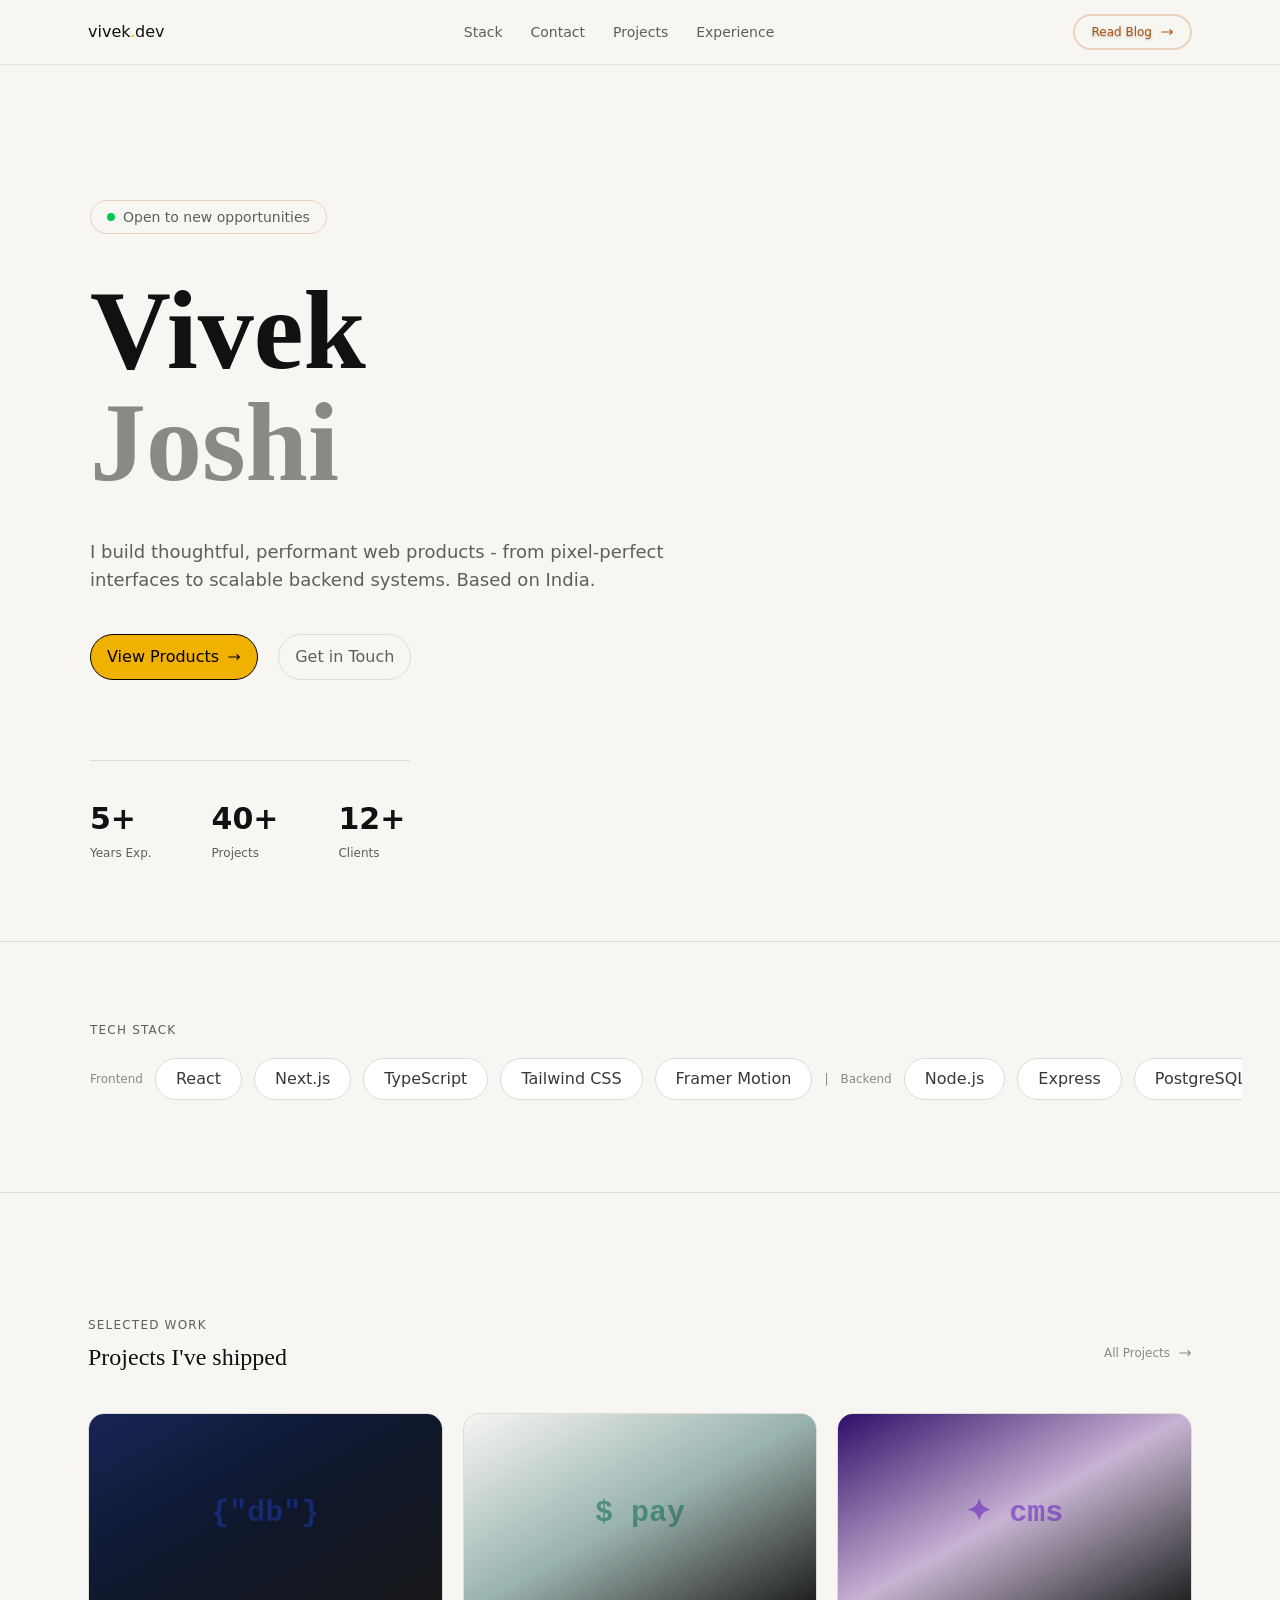
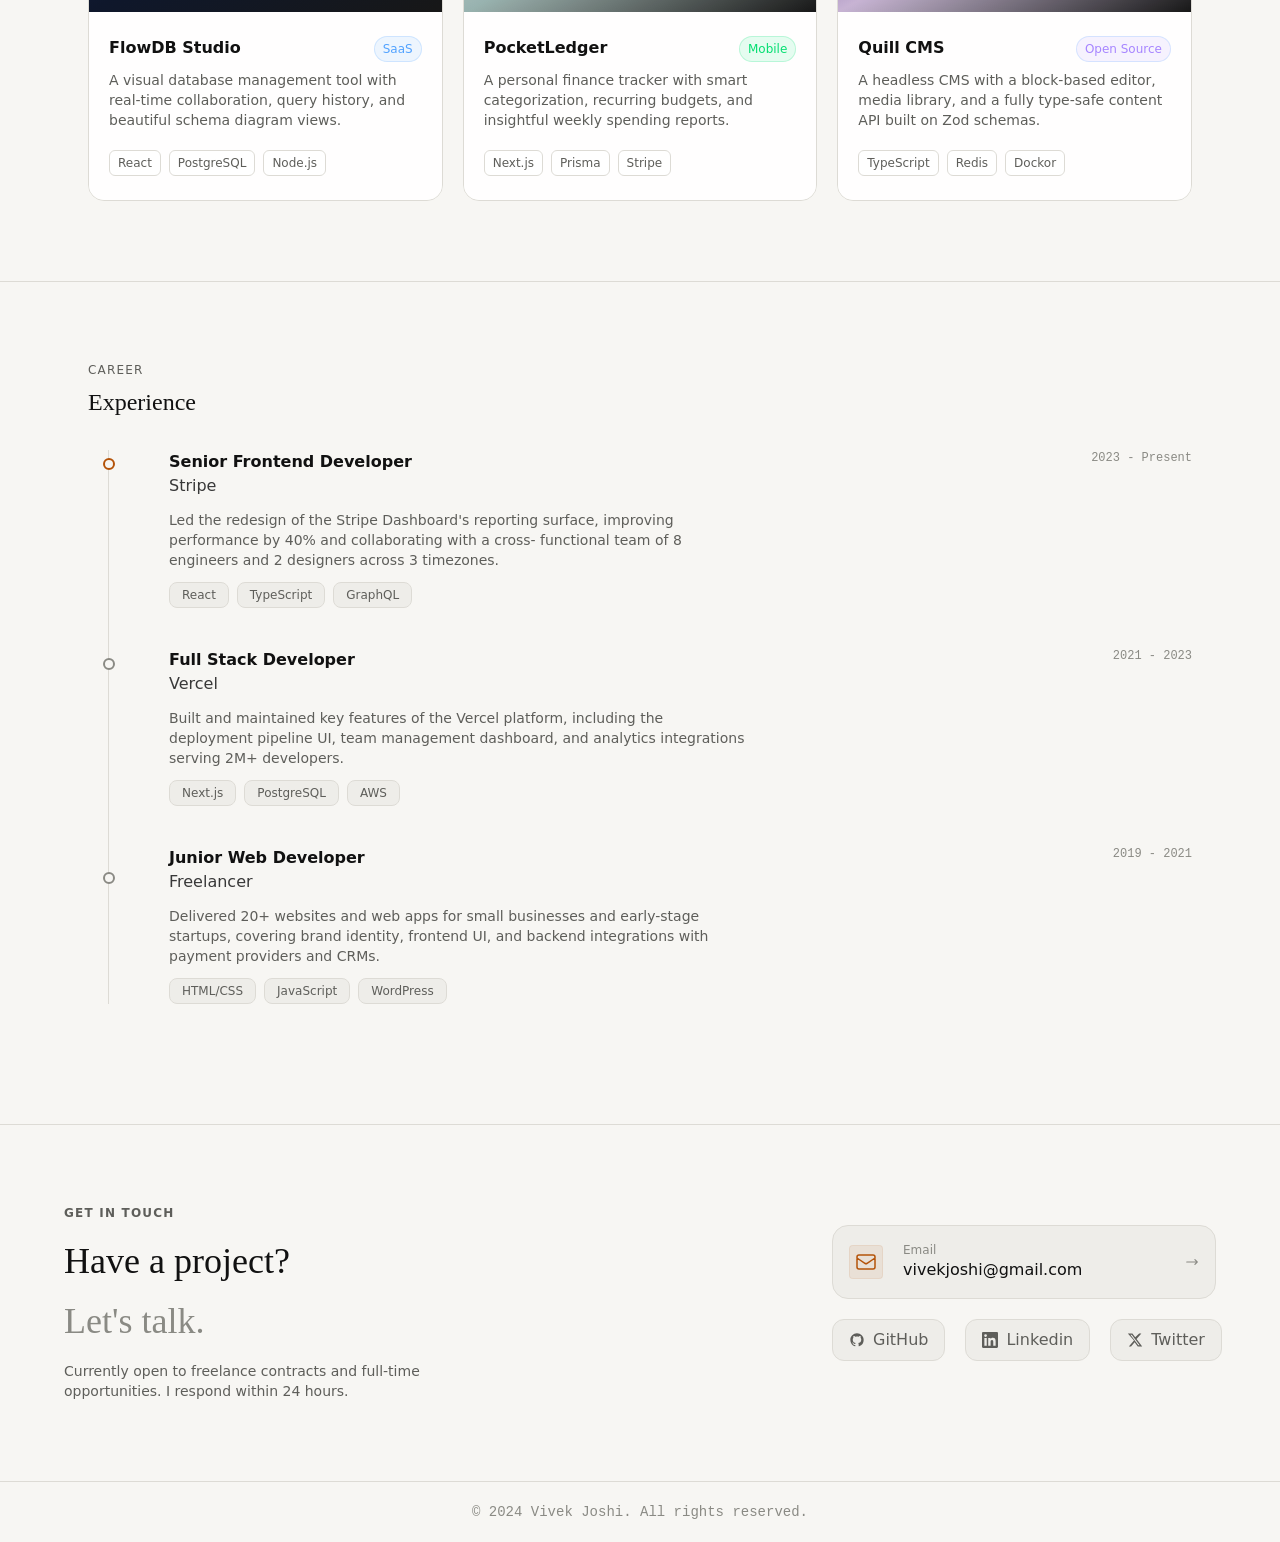
<file: index.html>
<!DOCTYPE html>
<html lang="en">

<head>
    <meta charset="UTF-8">
    <meta name="viewport" content="width=device-width, initial-scale=1.0">
    <title>Vivek Joshi-Full Stack Developer</title>
    <link rel="stylesheet" href="output.css">
</head>
<!-- inset-x-0 means left 0 and right 0 -->

<body>
    <header class="border-b border-(--border-subtle) fixed inset-x-0 bg-(--navbar-bg) backdrop-blur-xs z-10">
        <nav class="flex justify-between max-w-6xl mx-auto px-6 h-16 items-center ">
            <a href="">vivek<span class="text-yellow-400 text-xs font-bold ">.</span>dev</a>

            <ul class=" gap-7 hidden md:flex text-sm text-(--text-3)">
                <a href="#tech-stack"><li class="cursor-pointer hover:text-(--text-1) transition-all duration-200">Stack</li></a>
                <a href="#contact"><li class="cursor-pointer hover:text-(--text-1) transition-all duration-200">Contact</li></a>
                <a href="#projects"><li class="cursor-pointer hover:text-(--text-1) transition-all duration-200">Projects</li></a>
                <a href="#experience"><li class="cursor-pointer hover:text-(--text-1) transition-all duration-200">Experience</li></a>

            </ul>
            <a href="blog.html"
                class=" items-center text-xs md:text-shadow-md gap-2 flex border-2 border-(--accent-border) px-1 py-0.5 md:px-4 md:py-2 text-(--accent) rounded-full hover:bg-(--accent-dim) hover:border-(--accent) transition-all duration-200">Read
                Blog <svg class="w-3.5 h-3.5" fill="none" stroke="currentColor" viewBox="0 0 24 24">
                    <path stroke-linecap="round" stroke-linejoin="round" stroke-width="2"
                        d="M17 8l4 4m0 0l-4 4m4-4H3" />
                </svg>
            </a>
        </nav>
    </header>

    <main>
        <section class="min-h-screen pl-6 md:pl-13 flex flex-col justify-center items-center ">
            <div class=" max-w-6xl mx-auto w-full  ">
                <div
                    class="inline-flex px-4 py-1.5 rounded-full items-center gap-2 border border-(--accent-border) text-sm text-(--text-3) mb-10 mt-50 z-1 animate-fade-in-up">
                    <span class="w-2 h-2 bg-green-500 animate-pulse rounded-full "></span>
                    <p>Open to new opportunities</p>
                </div>
                <h1 class=" font-serif text-6xl md:text-8xl lg:text-[7rem] font-bold mb-10 animate-fade-in-up-1">
                    <p>Vivek</p>
                    <p class="text-(--text-4)">Joshi</p>
                </h1>

                <p class="text-(--text-3) text-lg max-w-xl mb-10 animate-fade-in-up-1">I build thoughtful, performant
                    web products - from
                    pixel-perfect interfaces to scalable backend systems. Based on India.</p>

                <div class="flex flex-wrap gap-5 items-center animate-fade-in-up-2">
                    <a href=""
                        class="border px-4 py-2.5 rounded-full text-black bg-yellow-500 font-medium flex items-center gap-2 hover:bg-yellow-400 transition-all duration-200">View
                        Products<svg class="w-3.5 h-3.5" fill="none" stroke="currentColor" viewBox="0 0 24 24">
                            <path stroke-linecap="round" stroke-linejoin="round" stroke-width="2"
                                d="M17 8l4 4m0 0l-4 4m4-4H3" />
                        </svg>
                    </a>
                    <a href=""
                        class="border px-4 py-2.5 rounded-full text-(--text-3) hover:text-(--text-2) border-(--border) hover:border-(--border-dim) transition-all duration-200">Get
                        in Touch</a>

                </div>

                <div
                    class="mt-20 mb-20 flex gap-15 border-t border-(--border) max-w-xs  pt-10 flex-wrap animate-fade-in-up-3">
                    <div><span class=" text-3xl font-bold  ">5+</span>
                        <p class="text-(--text-3) text-xs mt-2 ">Years Exp.</p>
                    </div>
                    <div><span class=" text-3xl font-bold ">40+</span>
                        <p class="text-(--text-3) text-xs mt-2">Projects</p>
                    </div>
                    <div><span class=" text-3xl font-bold ">12+</span>
                        <p class="text-(--text-3) text-xs mt-2">Clients</p>
                    </div>
                </div>
            </div>
        </section>

        <section id="tech-stack" class=" pl-6 md:pl-13 flex flex-col justify-center mb-5 border-y border-(--border) animate-fade-in-up-3">
            <div  class="mt-20 mb-5 uppercase text-(--text-3) text-xs max-w-6xl mx-auto w-full tracking-widest">tech
                Stack</div>
            <div  class=" flex felx-wrap items-center gap-3 mb-20 max-w-6xl mx-auto w-full overflow-x-auto pb-3">
                <p class="text-xs text-(--text-4)">Frontend</p>
                <p
                    class="text-(--text-2) text-s transition-all duration-200 border rounded-full px-5 text-nowrap py-2 border-(--border) bg-(--surface-solid) hover:text-(--accent) hover:border-(--accent-border) cursor-default ">
                    React</p>
                <p
                    class="text-(--text-2) text-s transition-all duration-200 border rounded-full px-5 text-nowrap py-2 border-(--border) bg-(--surface-solid) hover:text-(--accent) hover:border-(--accent-border) cursor-default ">
                    Next.js</p>
                <p
                    class="text-(--text-2) text-s transition-all duration-200 border rounded-full px-5 text-nowrap py-2 border-(--border) bg-(--surface-solid) hover:text-(--accent) hover:border-(--accent-border) cursor-default ">
                    TypeScript</p>
                <p
                    class="text-(--text-2) text-s transition-all duration-200 border rounded-full px-5 text-nowrap py-2 border-(--border) bg-(--surface-solid) hover:text-(--accent) hover:border-(--accent-border) cursor-default ">
                    Tailwind CSS</p>
                <p
                    class="text-(--text-2) text-s transition-all duration-200 border rounded-full px-5 text-nowrap py-2 border-(--border) bg-(--surface-solid) hover:text-(--accent) hover:border-(--accent-border) cursor-default ">
                    Framer Motion</p>

                <p class="text-xs text-(--text-4)">|</p>
                <p class="text-xs text-(--text-4)">Backend</p>
                <p
                    class="text-(--text-2) text-s transition-all duration-200 border rounded-full px-5 text-nowrap py-2 border-(--border) bg-(--surface-solid) hover:text-(--accent) hover:border-(--accent-border) cursor-default ">
                    Node.js</p>
                <p
                    class="text-(--text-2) text-s transition-all duration-200 border rounded-full px-5 text-nowrap py-2 border-(--border) bg-(--surface-solid) hover:text-(--accent) hover:border-(--accent-border) cursor-default ">
                    Express</p>
                <p
                    class="text-(--text-2) text-s transition-all duration-200 border rounded-full px-5 text-nowrap py-2 border-(--border) bg-(--surface-solid) hover:text-(--accent) hover:border-(--accent-border) cursor-default ">
                    PostgreSQL</p>
                <p
                    class="text-(--text-2) text-s transition-all duration-200 border rounded-full px-5 text-nowrap py-2 border-(--border) bg-(--surface-solid) hover:text-(--accent) hover:border-(--accent-border) cursor-default  ">
                    Prisma ORM</p>
                <p
                    class="text-(--text-2) text-s transition-all duration-200 border rounded-full px-5 text-nowrap py-2 border-(--border) bg-(--surface-solid) hover:text-(--accent) hover:border-(--accent-border) cursor-default ">
                    Redis</p>
                <p class="text-xs text-(--text-4)">|</p>
                <p class="text-xs text-(--text-4)">Devops</p>
                <p
                    class="text-(--text-2) text-s transition-all duration-200 border cursor-default rounded-full px-5 text-nowrap py-2 border-(--border) bg-(--surface-solid) hover:text-(--accent) hover:border-(--accent-border) ">
                    Docker</p>
                <p
                    class="text-(--text-2) text-s transition-all duration-200 border rounded-full px-5 text-nowrap py-2 border-(--border) bg-(--surface-solid) hover:text-(--accent) hover:border-(--accent-border) cursor-default">
                    AWS</p>
                <p
                    class="text-(--text-2) text-s transition-all duration-200 border rounded-full px-5 text-nowrap py-2 border-(--border) bg-(--surface-solid) hover:text-(--accent) hover:border-(--accent-border) cursor-default">
                    Vercel</p>
                <p
                    class="text-(--text-2) text-s transition-all duration-200 border rounded-full px-5 text-nowrap py-2 border-(--border) bg-(--surface-solid) hover:text-(--accent) hover:border-(--accent-border) cursor-default">
                    GitHub CI/CD</p>
            </div>
        </section>
        <div id="projects"></div><br>
        <section class=" border-b border-(--border) animate-fade-in-up-3">
            <div class=" max-w-6xl m-auto w-full mt-20 mb-20 px-6">
                <h1 class="uppercase text-(--text-3) text-xs tracking-widest ">Selected work</h1>
                <div class="flex justify-between">
                    <p class="mt-2 text-2xl font-serif">Projects I've shipped</p>
                    <a href=""
                        class="text-xs flex items-center gap-2 text-(--text-4) hover:text-(--accent) transition-all duration-200">All
                        Projects<svg class="w-3.5 h-3.5" fill="none" stroke="currentColor" viewBox="0 0 24 24">
                            <path stroke-linecap="round" stroke-linejoin="round" stroke-width="2"
                                d="M17 8l4 4m0 0l-4 4m4-4H3" />
                        </svg></a>
                </div>

                <div class="grid grid-cols-1 md:grid-cols-2 lg:grid-cols-3 pt-10 gap-5  ">

                    <article
                        class=" group border border-(--border) rounded-2xl overflow-hidden hover:border-white/40 hover:-translate-y-2">
                        <div
                            class=" relative aspect-video flex justify-center items-center  bg-linear-to-br from-blue-950 via-slate-900 to-neutral-900  ">
                            <p class="text-blue-800/50 font-bold font-mono text-3xl ">{"db"}</p>
                            <div
                                class=" absolute bg-black/0 group-hover:bg-black/35 inset-0 flex justify-center items-center  transition-all duration-200">
                                <p
                                    class=" opacity-0 group-hover:opacity-100  border border-white/30 px-4 py-2 rounded-full text-xs bg-white/10 backdrop-blur-2xl transition-all duration-300">
                                    View Project</p>
                            </div>
                        </div>
                        <div class="px-5 py-6 bg-(--surface-card)">
                            <div class=" flex justify-between mb-2">
                                <p class=" font-semibold">FlowDB Studio</p>
                                <p class=" text-blue-400 border rounded-full text-xs bg-blue-400/10 px-2 py-1
                                 border-blue-400/20">SaaS</p>
                            </div>
                            <div>
                                <p class="text-(--text-3) text-sm ">A visual database management tool with real-time
                                    collaboration, query history, and beautiful schema diagram views.</p>
                            </div>

                            <div class="flex flex-wrap gap-2 mt-5">
                                <p
                                    class=" border border-(--border) text-(--text-3) text-xs rounded-md px-2 py-1 bg-(--surface-solid) ">
                                    React</p>
                                <p
                                    class=" border border-(--border) text-(--text-3) text-xs rounded-md px-2 py-1 bg-(--surface-solid)">
                                    PostgreSQL</p>
                                <p
                                    class=" border border-(--border) text-(--text-3) text-xs rounded-md px-2 py-1 bg-(--surface-solid)">
                                    Node.js</p>
                            </div>


                        </div>
                    </article>
                    <article
                        class=" group border border-(--border) rounded-2xl overflow-hidden hover:border-white/40 hover:-translate-y-2">
                        <div
                            class=" relative aspect-video flex justify-center items-center  bg-linear-to-br ffrom-emerald-950 via-teal-900/40 to-neutral-900 ">
                            <p class="text-emerald-800/50 font-bold font-mono text-3xl ">$ pay</p>
                            <div
                                class=" absolute bg-black/0 group-hover:bg-black/35 inset-0 flex justify-center items-center  transition-all duration-200">
                                <p
                                    class=" opacity-0 group-hover:opacity-100  border border-white/30 px-4 py-2 rounded-full text-xs bg-white/10 backdrop-blur-2xl transition-all duration-300">
                                    View Project</p>
                            </div>
                        </div>
                        <div class="px-5 py-6 bg-(--surface-card)">
                            <div class=" flex justify-between mb-2">
                                <p class=" font-semibold">PocketLedger</p>
                                <p
                                    class=" text-green-400 border rounded-full text-xs px-2 py-1 bg-green-400/10 border-green-400/20 ">
                                    Mobile</p>
                            </div>
                            <div>
                                <p class="text-(--text-3) text-sm ">A personal finance tracker with smart
                                    categorization, recurring budgets, and insightful weekly spending reports.</p>
                            </div>

                            <div class="flex flex-wrap gap-2 mt-5">
                                <p
                                    class=" border border-(--border) text-(--text-3) text-xs rounded-md px-2 py-1 bg-(--surface-solid) ">
                                    Next.js</p>
                                <p
                                    class=" border border-(--border) text-(--text-3) text-xs rounded-md px-2 py-1 bg-(--surface-solid)">
                                    Prisma</p>
                                <p
                                    class=" border border-(--border) text-(--text-3) text-xs rounded-md px-2 py-1 bg-(--surface-solid)">
                                    Stripe</p>
                            </div>


                        </div>
                    </article>
                    <article
                        class=" group border border-(--border) rounded-2xl overflow-hidden hover:border-white/40 hover:-translate-y-2 md:col-span-2 lg:col-span-1">
                        <div
                            class=" relative aspect-video flex justify-center items-center  bg-linear-to-br from-violet-950 via-purple-900/30 to-neutral-900  ">
                            <p class="text-violet-800/50 font-bold font-mono text-3xl ">✦ cms</p>
                            <div
                                class=" absolute bg-black/0 group-hover:bg-black/35 inset-0 flex justify-center items-center  transition-all duration-200">
                                <p
                                    class=" opacity-0 group-hover:opacity-100  border border-white/30 px-4 py-2 rounded-full text-xs bg-white/10 backdrop-blur-2xl transition-all duration-300">
                                    View Project</p>
                            </div>
                        </div>
                        <div class="px-5 py-6 bg-(--surface-card)">
                            <div class=" flex justify-between mb-2">
                                <p class=" font-semibold">Quill CMS</p>
                                <p class=" text-violet-400 border rounded-full text-xs bg-violet-400/10 px-2 py-1
                                 border-blue-400/20">Open Source</p>
                            </div>
                            <div>
                                <p class="text-(--text-3) text-sm ">A headless CMS with a block-based editor, media
                                    library, and a fully type-safe content API built on Zod schemas.</p>
                            </div>

                            <div class="flex flex-wrap gap-2 mt-5">
                                <p
                                    class=" border border-(--border) text-(--text-3) text-xs rounded-md px-2 py-1 bg-(--surface-solid) ">
                                    TypeScript</p>
                                <p
                                    class=" border border-(--border) text-(--text-3) text-xs rounded-md px-2 py-1 bg-(--surface-solid)">
                                    Redis</p>
                                <p
                                    class=" border border-(--border) text-(--text-3) text-xs rounded-md px-2 py-1 bg-(--surface-solid)">
                                    Dockor</p>
                            </div>

                        </div>
                    </article>

                </div>
            </div>
        </section>


        <section id="experience" class="max-w-6xl m-auto w-full px-6 py-20">
            <div>
                <div class="mb-8">
                    <h1 class="uppercase text-(--text-3) text-xs tracking-widest ">Career</h1>
                    <p class="mt-2 text-2xl font-serif">Experience</p>
                </div>

                <div class="relative border-l border-(--border) ml-5 pl-15 ">

                    <div class="mb-10 ">
                        <div class="flex justify-between sm:flex-row mb-3">
                            <div>
                                <p class="font-bold">Senior Frontend Developer</p>
                                <p class="text-(--text-2)">Stripe</p>
                            </div>
                            <div>
                                <p class="text-(--text-4) font-mono text-xs mb-5">2023 - Present</p>
                            </div>
                        </div>

                        <p class=" text-(--text-3) text-sm max-w-xl">Led the redesign of the Stripe Dashboard's
                            reporting
                            surface, improving
                            performance by 40% and collaborating with a cross- functional team of 8 engineers and 2
                            designers
                            across
                            3 timezones.</p>
                        <div class="flex gap-2 mt-3 ">
                            <p
                                class="border border-(--border) py-1 px-3 text-(--text-3) text-xs bg-(--surface-code) rounded-lg ">
                                React</p>
                            <p
                                class="border border-(--border) py-1 px-3 text-(--text-3) text-xs bg-(--surface-code) rounded-lg ">
                                TypeScript</p>
                            <p
                                class="border border-(--border) py-1 px-3 text-(--text-3) text-xs bg-(--surface-code) rounded-lg ">
                                GraphQL</p>
                        </div>
                    </div>

                    <div class="mb-10 ">
                        <div class="flex justify-between sm:flex-row flex-col mb-3 ">
                            <div
                                class="absolute -left-1.5 top-2 border-2 rounded-full bg-(--surface) text-(--accent) w-3 h-3">
                            </div>
                            <div>
                                <p class="font-bold">Full Stack Developer</p>
                                <p class="text-(--text-2)">Vercel</p>
                            </div>
                            <div>
                                <p class="text-(--text-4) font-mono text-xs mb-5">2021 - 2023</p>
                            </div>
                        </div>

                        <p class=" text-(--text-3) text-sm max-w-xl">Built and maintained key features of the Vercel
                            platform, including the deployment pipeline UI, team management dashboard, and analytics
                            integrations serving 2M+ developers.</p>
                        <div class="flex gap-2 mt-3 ">
                            <p
                                class="border border-(--border) py-1 px-3 text-(--text-3) text-xs bg-(--surface-code) rounded-lg ">
                                Next.js</p>
                            <p
                                class="border border-(--border) py-1 px-3 text-(--text-3) text-xs bg-(--surface-code) rounded-lg ">
                                PostgreSQL</p>
                            <p
                                class="border border-(--border) py-1 px-3 text-(--text-3) text-xs bg-(--surface-code) rounded-lg ">
                                AWS</p>
                        </div>
                    </div>
                    <div class="mb-10">

                        <div class="flex justify-between sm:flex-row flex-col mb-3">

                            <div>
                                <div
                                    class="absolute -left-1.5 bg-(--surface) top-52  border-2 rounded-full text-(--text-4) w-3 h-3">
                                </div>
                                <div
                                    class="absolute -left-1.5 bg-(--surface) bottom-30  border-2 rounded-full text-(--text-4) w-3 h-3">
                                </div>
                                <p class="font-bold">Junior Web Developer</p>
                                <p class="text-(--text-2)">Freelancer</p>
                            </div>
                            <div>
                                <p class="text-(--text-4) font-mono text-xs mb-5">2019 - 2021</p>
                            </div>
                        </div>

                        <p class=" text-(--text-3) text-sm max-w-xl">Delivered 20+ websites and web apps for small
                            businesses and early-stage startups, covering brand identity, frontend UI, and backend
                            integrations with payment providers and CRMs.</p>
                        <div class="flex gap-2 mt-3 ">
                            <p
                                class="border border-(--border) py-1 px-3 text-(--text-3) text-xs bg-(--surface-code) rounded-lg ">
                                HTML/CSS</p>
                            <p
                                class="border border-(--border) py-1 px-3 text-(--text-3) text-xs bg-(--surface-code) rounded-lg ">
                                JavaScript</p>
                            <p
                                class="border border-(--border) py-1 px-3 text-(--text-3) text-xs bg-(--surface-code) rounded-lg ">
                                WordPress</p>
                        </div>
                    </div>
                </div>
            </div>

        </section>

        <section id="contact" class="px-6 border-y border-(--border)">
            <div class=" flex flex-col md:flex-row items-center max-w-6xl m-auto w-full ">
                <div class="py-20 max-w-6xl m-auto w-full">
                    <h1 class="uppercase text-(--text-3) text-xs tracking-widest font-semibold">Get in Touch</h1>
                    <p class="py-5 font-serif text-4xl">Have a project?</p>
                    <p class="text-4xl font-serif text-(--text-4) pb-5">Let's talk.</p>
                    <p class="max-w-sm text-(--text-3) text-sm">Currently open to freelance contracts and full-time
                        opportunities. I respond within 24 hours.</p>
                </div>
                <div class="w-full md:max-w-sm" >
                    <article>
                        <a href="mailto:vvklappi@gmail.com">
                            <div
                                class=" group border border-(--border) p-4 bg-(--surface-code) rounded-2xl flex justify-between items-center gap-10 hover:border-white/40 ">

                                <div class="flex items-center gap-5">

                                    <div class="border p-1 bg-(--accent-dim) border-(--accent-dim) rounded ">
                                        <svg class="w-6 h-6 text-(--accent)" fill="none" stroke="currentColor"
                                            viewBox="0 0 24 24">
                                            <path stroke-linecap="round" stroke-linejoin="round" stroke-width="1.5"
                                                d="M3 8l7.89 5.26a2 2 0 002.22 0L21 8M5 19h14a2 2 0 002-2V7a2 2 0 00-2-2H5a2 2 0 00-2 2v10a2 2 0 002 2z" />
                                        </svg>

                                    </div>
                                    <div class="flex items-center justify-between">
                                        <div>
                                            <p class="text-(--text-4) text-xs">Email</p>
                                            <p class="group-hover:text-(--accent)">vivekjoshi@gmail.com</p>
                                        </div>


                                    </div>


                                </div>
                                <div>
                                    <svg class="w-3.5 h-3.5 text-(--text-4)" fill="none" stroke="currentColor" viewBox="0 0 24 24">
                                        <path stroke-linecap="round" stroke-linejoin="round" stroke-width="2"
                                            d="M17 8l4 4m0 0l-4 4m4-4H3" />
                                    </svg>

                                </div>

                            </div>
                        </a>

                    </article>

                    <article >
                        <div class="flex gap-5 mt-5 pb-5">
                            <p class=" cursor-pointer flex-1 justify-center border border-(--border) px-4 py-2 rounded-xl bg-(--surface-code) flex items-center gap-2 text-(--text-3) hover:text-(--text-1) hover:border-white/20"> <svg class="w-4 h-4" fill="currentColor" viewBox="0 0 24 24"><path d="M12 2C6.477 2 2 6.484 2 12.017c0 4.425 2.865 8.18 6.839 9.504.5.092.682-.217.682-.483 0-.237-.008-.868-.013-1.703-2.782.605-3.369-1.343-3.369-1.343-.454-1.158-1.11-1.466-1.11-1.466-.908-.62.069-.608.069-.608 1.003.07 1.531 1.032 1.531 1.032.892 1.53 2.341 1.088 2.91.832.092-.647.35-1.088.636-1.338-2.22-.253-4.555-1.113-4.555-4.951 0-1.093.39-1.988 1.029-2.688-.103-.253-.446-1.272.098-2.65 0 0 .84-.27 2.75 1.026A9.564 9.564 0 0112 6.844c.85.004 1.705.115 2.504.337 1.909-1.296 2.747-1.027 2.747-1.027.546 1.379.202 2.398.1 2.651.64.7 1.028 1.595 1.028 2.688 0 3.848-2.339 4.695-4.566 4.942.359.31.678.921.678 1.856 0 1.338-.012 2.419-.012 2.747 0 .268.18.58.688.482A10.019 10.019 0 0022 12.017C22 6.484 17.522 2 12 2z"/></svg>GitHub</p>
                        <p class=" cursor-pointer flex-1 justify-center border border-(--border) px-4 py-2 rounded-xl bg-(--surface-code) flex items-center gap-2 text-(--text-3) hover:text-(--text-1) hover:border-white/20"><svg class="w-4 h-4" fill="currentColor" viewBox="0 0 24 24"><path d="M20.447 20.452h-3.554v-5.569c0-1.328-.027-3.037-1.852-3.037-1.853 0-2.136 1.445-2.136 2.939v5.667H9.351V9h3.414v1.561h.046c.477-.9 1.637-1.85 3.37-1.85 3.601 0 4.267 2.37 4.267 5.455v6.286zM5.337 7.433a2.062 2.062 0 01-2.063-2.065 2.064 2.064 0 112.063 2.065zm1.782 13.019H3.555V9h3.564v11.452zM22.225 0H1.771C.792 0 0 .774 0 1.729v20.542C0 23.227.792 24 1.771 24h20.451C23.2 24 24 23.227 24 22.271V1.729C24 .774 23.2 0 22.222 0h.003z"/></svg>Linkedin</p>
                        <p class="cursor-pointer flex-1 justify-center border border-(--border) px-4 py-2 rounded-xl bg-(--surface-code) flex items-center gap-2 text-(--text-3) hover:text-(--text-1) hover:border-white/20"><svg class="w-4 h-4" fill="currentColor" viewBox="0 0 24 24"><path d="M18.244 2.25h3.308l-7.227 8.26 8.502 11.24H16.17l-4.714-6.231-5.401 6.231H2.736l7.73-8.835L1.254 2.25H8.08l4.259 5.63 5.905-5.63zm-1.161 17.52h1.833L7.084 4.126H5.117z"/></svg>Twitter</p>
                        </div>
                    </article>
                </div>
            </div>
        </section>

        <footer class="text-(--text-4) font-mono text-sm flex justify-center items-center py-5 px-6">
            <p>© 2024 Vivek Joshi. All rights reserved.</p>
        </footer>

    </main>
</body>

</html>
</file>
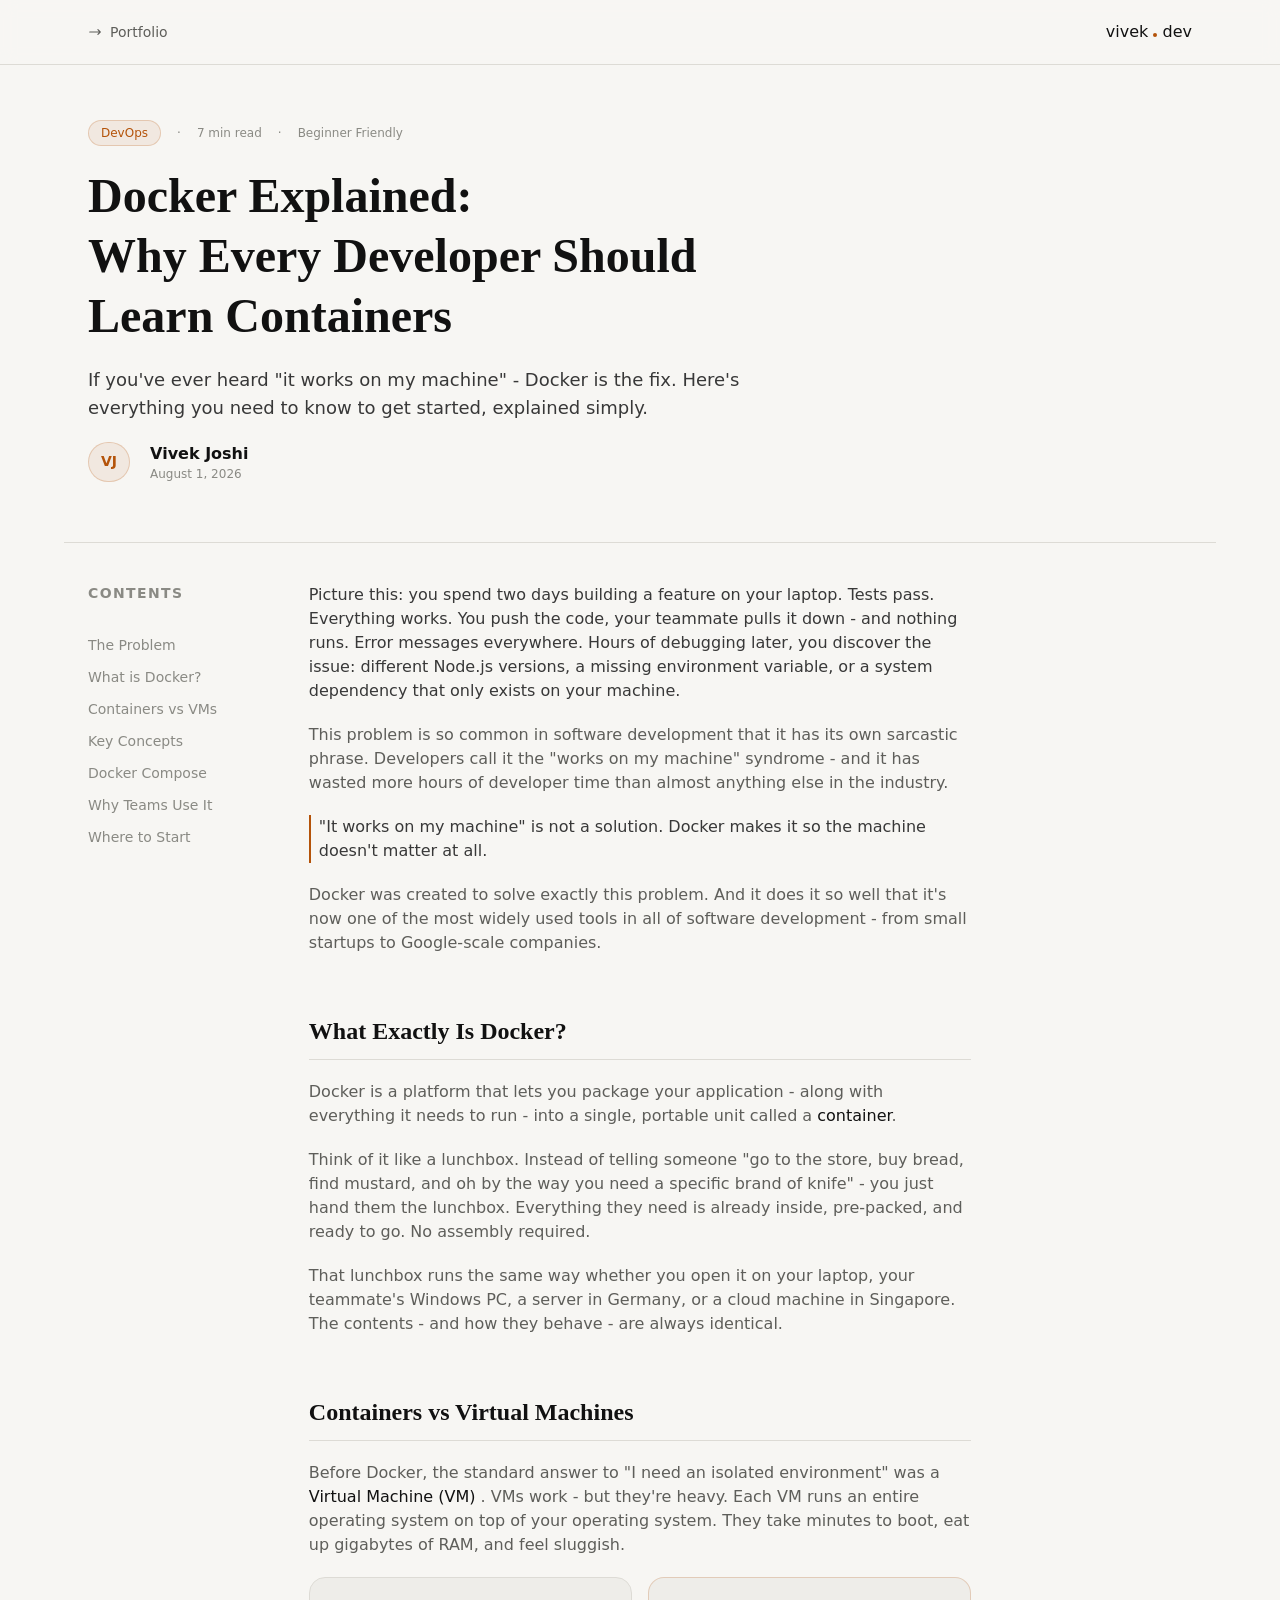
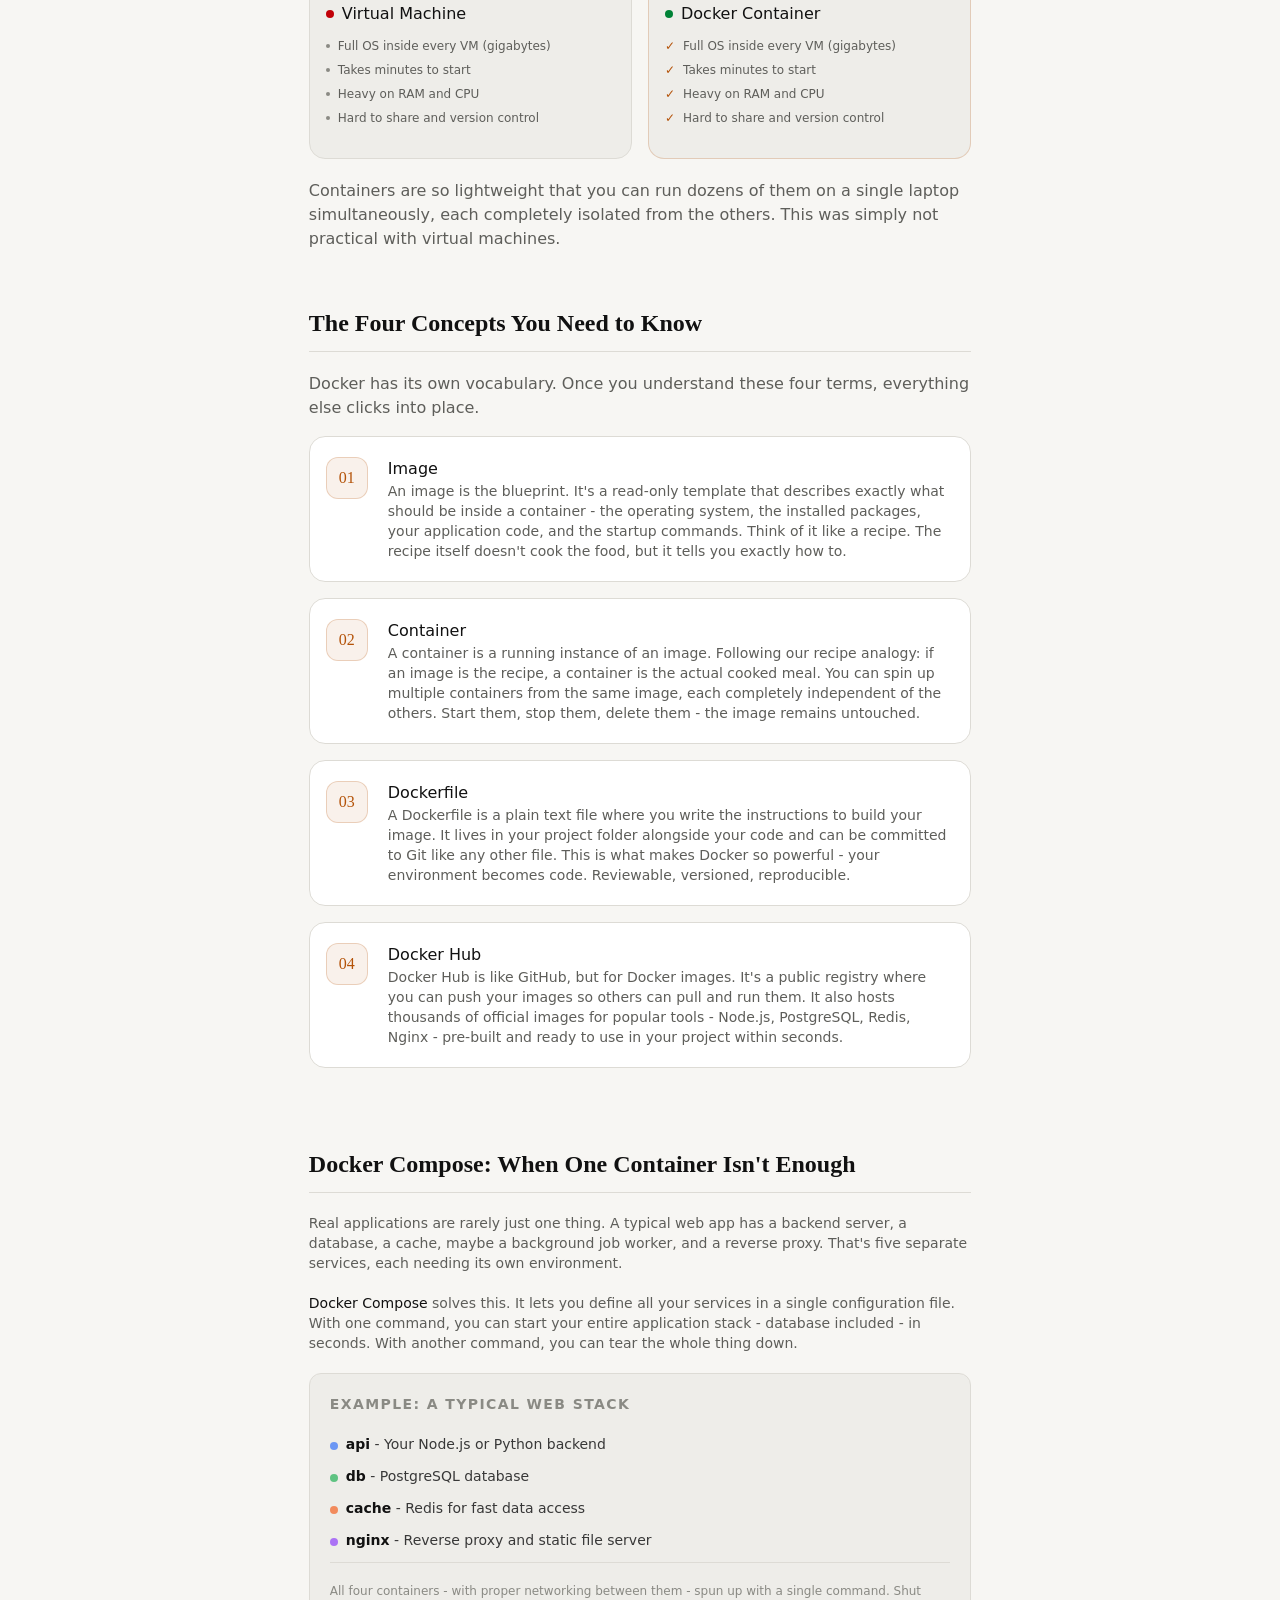
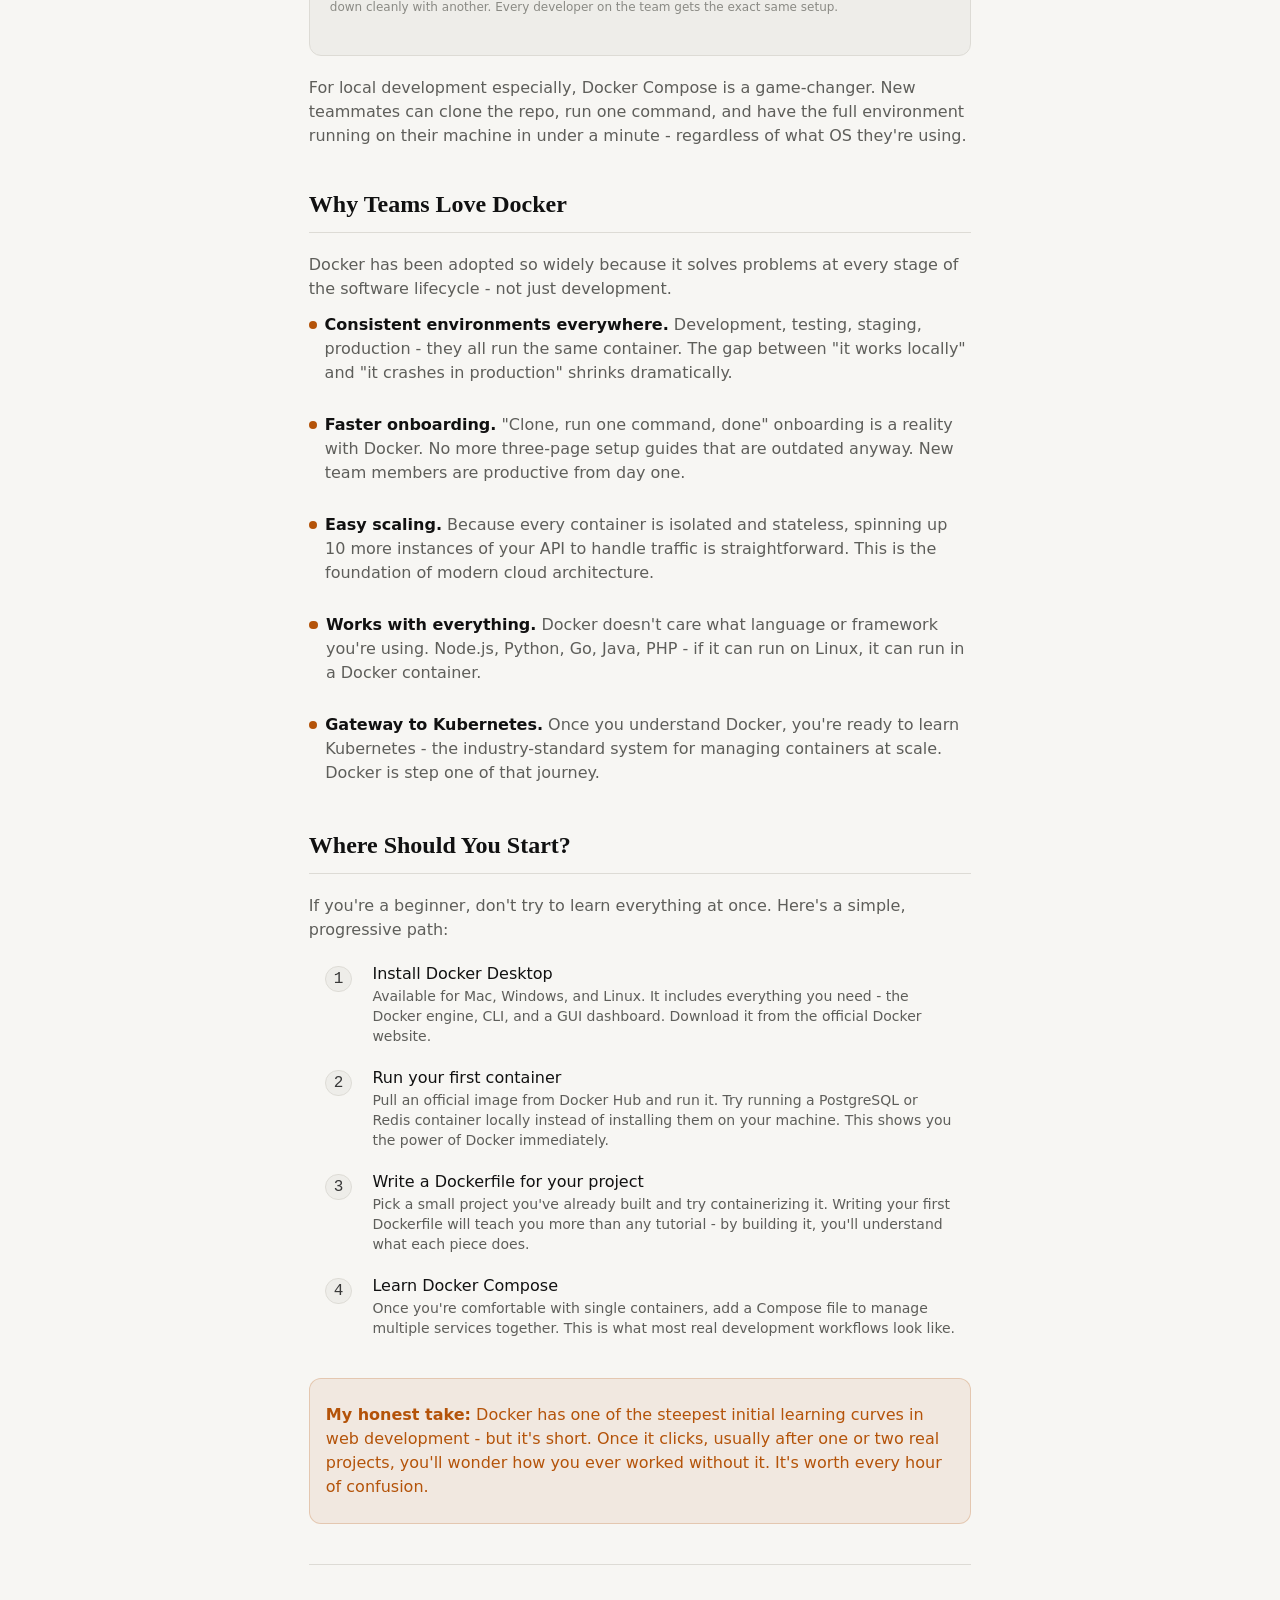
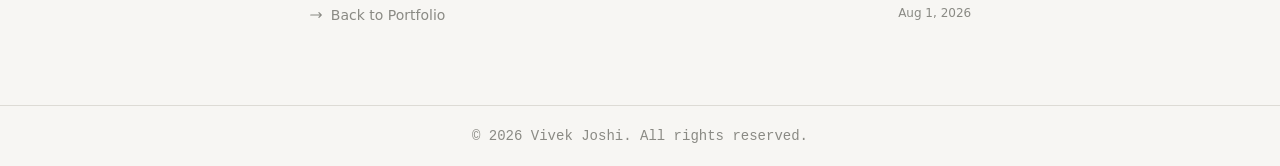
<file: blog.html>
<!DOCTYPE html>
<html lang="en">

<head>
    <meta charset="UTF-8">
    <meta name="viewport" content="width=device-width, initial-scale=1.0">
    <title>Docker Explained in Detail: </title>
    <link rel="stylesheet" href="output.css">
</head>

<body c>
    <header class=" px-6 bg-(--navbar-bg) fixed inset-x-0 border-b border-(--border) backdrop-blur-sm z-10 ">
        <nav class="flex justify-between items-center md:px-6 max-w-6xl m-auto py-5 ">
            <a href="index.html" class="hover:text-(--text-1) flex items-center gap-2 text-(--text-3) text-sm"> <svg
                    class=" w-3.5 h-3.5" fill="none" stroke="currentColor" viewBox="0 0 24 24">
                    <path stroke-linecap="round" stroke-linejoin="round" stroke-width="2"
                        d="M17 8l4 4m0 0l-4 4m4-4H3" />
                </svg>Portfolio</a>
            <a href="index.html">vivek <span
                    class=" relative top-0.3 w-1 inline-block h-1 rounded-full bg-(--accent)"></span> dev</a>
        </nav>
    </header>

    <main>
        <section class="pt-30 max-w-6xl m-auto w-full px-6 pb-10 border-b border-(--border) ">
            <article class="animate-fade-in-up-1">
                <div class="flex items-center gap-4 text-xs">
                    <p class="border border-(--accent-border) rounded-full px-3 py-1 bg-(--accent-dim) text-(--accent)">
                        DevOps</p>
                    <p class="text-(--text-4) pb-2">.</p>
                    <p class="text-(--text-4) ">7 min read</p>
                    <p class="text-(--text-4) pb-2">.</p>
                    <p class="text-(--text-4)">Beginner Friendly</p>
                </div>

                <h1 class="text-5xl font-serif font-semibold max-w-2xl py-5 leading-tight animate-fade-in-up-2">Docker
                    Explained: <br> Why
                    Every Developer Should Learn Containers</h1>
                <p class="text-lg font-light text-(--text-2) max-w-2xl pb-5">If you've ever heard "it works on my
                    machine" - Docker is the fix. Here's everything you need to know to get started, explained simply.
                </p>

                <div class="flex gap-5 pb-5 ">
                    <div
                        class="border border-(--accent-border) rounded-full px-3 py-2 bg-(--accent-dim) text-(--accent) font-bold text-sm">
                        VJ</div>
                    <div class="flex flex-col">
                        <p class="font-semibold">Vivek Joshi</p>
                        <p class="text-(--text-4) text-xs">August 1, 2026</p>
                    </div>
                </div>
            </article>
        </section>

        <section class="max-w-6xl m-auto w-full px-6 pt-10">
            <article class="  grid grid-cols-1 md:grid-cols-5  animate-fade-in-up-2">
                <div class="relative">
                    <div class="text-(--text-4) text-sm md:flex flex-col gap-3 sticky top-25 hidden  ">
                        <h1 class="uppercase font-semibold tracking-widest pb-5">Contents</h1>
                        <a href="" class=" hover:text-(--accent) transition-all duration-300">The Problem</a>
                        <a href="" class=" hover:text-(--accent) transition-all duration-300">What is Docker?</a>
                        <a href="" class=" hover:text-(--accent) transition-all duration-300">Containers vs VMs</a>
                        <a href="" class=" hover:text-(--accent) transition-all duration-300">Key Concepts</a>
                        <a href="" class=" hover:text-(--accent) transition-all duration-300">Docker Compose</a>
                        <a href="" class=" hover:text-(--accent) transition-all duration-300">Why Teams Use It</a>
                        <a href="" class=" hover:text-(--accent) transition-all duration-300">Where to Start</a>
                    </div>
                </div>

                <div class="md:col-span-3 ">
                    <p class="text-(--text-2)">Picture this: you spend two days building a feature on your laptop. Tests
                        pass. Everything works. You push the code, your teammate pulls it down - and nothing runs. Error
                        messages everywhere. Hours of debugging later, you discover the issue: different Node.js
                        versions, a missing environment variable, or a system dependency that only exists on your
                        machine.</p>
                    <p class="py-5 text-(--text-3)">This problem is so common in software development that it has its
                        own sarcastic phrase. Developers call it the "works on my machine" syndrome - and it has wasted
                        more hours of developer time than almost anything else in the industry.</p>
                    <p class="text-(--text-2) border-l-2 border-(--accent) pl-2">"It works on my machine" is not a
                        solution. Docker makes it so the machine doesn't matter at all.</p>
                    <p class="py-5 text-(--text-3)">Docker was created to solve exactly this problem. And it does it so
                        well that it's now one of the most widely used tools in all of software development - from small
                        startups to Google-scale companies.</p>

                    <h2 class="border-b border-(--border) pb-3 text-2xl font-serif font-semibold pt-10 ">What Exactly Is
                        Docker?</h2>
                    <p class="pb-5 pt-5 text-(--text-3)">Docker is a platform that lets you package your application -
                        along with everything it needs to run - into a single, portable unit called a <span
                            class="text-(--text-1)">container</span>.</p>
                    <p class="pb-5 text-(--text-3)">Think of it like a lunchbox. Instead of telling someone "go to the
                        store, buy bread, find mustard, and oh by the way you need a specific brand of knife" - you just
                        hand them the lunchbox. Everything they need is already inside, pre-packed, and ready to go. No
                        assembly required.</p>
                    <p class="pb-5 text-(--text-3)">That lunchbox runs the same way whether you open it on your laptop,
                        your teammate's Windows PC, a server in Germany, or a cloud machine in Singapore. The contents -
                        and how they behave - are always identical.</p>
                    <h3 class="border-b border-(--border) pb-3 text-2xl font-serif font-semibold pt-10 ">Containers vs
                        Virtual Machines</h3>
                    <p class="pb-5 pt-5 text-(--text-3)">Before Docker, the standard answer to "I need an isolated
                        environment" was a <span class="text-(--text-1)">Virtual Machine (VM)</span> . VMs work - but
                        they're heavy. Each VM runs an entire operating system on top of your operating system. They
                        take minutes to boot, eat up gigabytes of RAM, and feel sluggish.</p>

                    <section class="flex justify-center items-center gap-4 ">
                        <div class=" flex-1 border border-(--border) bg-(--surface-code) px-4 py-6 rounded-2xl">
                            <div class="flex items-center gap-2 pb-3">
                                <p class="w-2 h-2 rounded-full bg-red-700"></p>
                                <p>Virtual Machine</p>
                            </div>
                            <div class="flex items-center gap-2 text-(--text-3) text-xs pb-2">
                                <p class=" w-1 h-1 bg-(--text-4) rounded-full"></p>
                                <p>Full OS inside every VM (gigabytes)</p>
                            </div>
                            <div class="flex items-center gap-2 text-(--text-3) text-xs pb-2">
                                <p class="w-1 h-1 bg-(--text-4) rounded-full"></p>
                                <p>Takes minutes to start</p>
                            </div>
                            <div class="flex items-center gap-2 text-(--text-3) text-xs pb-2">
                                <p class="w-1 h-1 bg-(--text-4) rounded-full"></p>
                                <p>Heavy on RAM and CPU</p>
                            </div>
                            <div class="flex items-center gap-2 text-(--text-3) text-xs pb-2">
                                <p class="w-1 h-1 bg-(--text-4) rounded-full"></p>
                                <p>Hard to share and version control</p>
                            </div>
                        </div>



                        <div class=" flex-1 border border-(--accent-border) bg-(--surface-code) px-4 py-6 rounded-2xl">
                            <div class="flex items-center gap-2 pb-3">
                                <p class="w-2 h-2 rounded-full bg-green-700"></p>
                                <p>Docker Container</p>
                            </div>
                            <div class="flex items-center gap-2 text-(--text-3) text-xs pb-2">
                                <p class="text-(--accent)">&#10003;</p>
                                <p>Full OS inside every VM (gigabytes)</p>
                            </div>
                            <div class="flex items-center gap-2 text-(--text-3) text-xs pb-2">
                                <p class="text-(--accent)">&#10003;</p>
                                <p>Takes minutes to start</p>
                            </div>
                            <div class="flex items-center gap-2 text-(--text-3) text-xs pb-2">
                                <p class="text-(--accent)">&#10003;</p>
                                <p>Heavy on RAM and CPU</p>
                            </div>
                            <div class="flex items-center gap-2 text-(--text-3) text-xs pb-2">
                                <p class="text-(--accent)">&#10003;</p>
                                <p>Hard to share and version control</p>
                            </div>
                        </div>

                    </section>
                    <p class="pb-4 text-(--text-3) pt-5">Containers are so lightweight that you can run dozens of them
                        on a single laptop simultaneously, each completely isolated from the others. This was simply not
                        practical with virtual machines.</p>

                    <h3 class="border-b border-(--border) pb-3 text-2xl font-serif font-semibold pt-10 ">The Four
                        Concepts You Need to Know</h3>

                    <p class="pb-4 text-(--text-3) pt-5">Docker has its own vocabulary. Once you understand these four
                        terms, everything else clicks into place.</p>

                    <div class="border border-(--border) rounded-2xl bg-(--surface-solid) mb-4">
                        <div class="flex items-start gap-5 justify-center mx-4 my-5 ">
                            <div>
                                <p
                                    class="text-(--accent) border border-(--accent-border) bg-(--accent-dim) rounded-xl px-3 py-2 font-serif ">
                                    01</p>
                            </div>
                            <div>
                                <h1 class="text-(--text-1) ">Image</h1>
                                <p class="text-(--text-3) text-sm">An image is the blueprint. It's a read-only template
                                    that describes exactly what should be inside a container - the operating system, the
                                    installed packages, your application code, and the startup commands. Think of it
                                    like a recipe. The recipe itself doesn't cook the food, but it tells you exactly how
                                    to.</p>
                            </div>
                        </div>
                    </div>
                    <div class="border border-(--border) rounded-2xl bg-(--surface-solid) mb-4">
                        <div class="flex items-start gap-5 justify-center mx-4 my-5 ">
                            <div>
                                <p
                                    class="text-(--accent) border border-(--accent-border) bg-(--accent-dim) rounded-xl px-3 py-2 font-serif ">
                                    02</p>
                            </div>
                            <div>
                                <h1 class="text-(--text-1) ">Container</h1>
                                <p class="text-(--text-3) text-sm">A container is a running instance of an image.
                                    Following our recipe analogy: if an image is the recipe, a container is the actual
                                    cooked meal. You can spin up multiple containers from the same image, each
                                    completely independent of the others. Start them, stop them, delete them - the image
                                    remains untouched.</p>
                            </div>
                        </div>
                    </div>
                    <div class="border border-(--border) rounded-2xl bg-(--surface-solid) mb-4">
                        <div class="flex items-start gap-5 justify-center mx-4 my-5 ">
                            <div>
                                <p
                                    class="text-(--accent) border border-(--accent-border) bg-(--accent-dim) rounded-xl px-3 py-2 font-serif ">
                                    03</p>
                            </div>
                            <div>
                                <h1 class="text-(--text-1) ">Dockerfile</h1>
                                <p class="text-(--text-3) text-sm">A Dockerfile is a plain text file where you write the
                                    instructions to build your image. It lives in your project folder alongside your
                                    code and can be committed to Git like any other file. This is what makes Docker so
                                    powerful - your environment becomes code. Reviewable, versioned, reproducible.</p>
                            </div>
                        </div>
                    </div>
                    <div class="border border-(--border) rounded-2xl bg-(--surface-solid) mb-10">
                        <div class="flex items-start gap-5 justify-center mx-4 my-5 ">
                            <div>
                                <p
                                    class="text-(--accent) border border-(--accent-border) bg-(--accent-dim) rounded-xl px-3 py-2 font-serif ">
                                    04</p>
                            </div>
                            <div>
                                <h1 class="text-(--text-1) ">Docker Hub</h1>
                                <p class="text-(--text-3) text-sm">Docker Hub is like GitHub, but for Docker images.
                                    It's a public registry where you can push your images so others can pull and run
                                    them. It also hosts thousands of official images for popular tools - Node.js,
                                    PostgreSQL, Redis, Nginx - pre-built and ready to use in your project within
                                    seconds.</p>
                            </div>
                        </div>
                    </div>

                    <h3 class="border-b border-(--border) pb-3 text-2xl font-serif font-semibold pt-10 mb-5">Docker
                        Compose: When One Container Isn't Enough</h3>
                    <p class="text-(--text-3) text-sm">Real applications are rarely just one thing. A typical web app
                        has a backend server, a database, a cache, maybe a background job worker, and a reverse proxy.
                        That's five separate services, each needing its own environment.</p>
                    <p class="text-(--text-3) text-sm pt-5"><span class="text-(--text-1)">Docker Compose</span> solves
                        this. It lets you define all your services in a single configuration file. With one command, you
                        can start your entire application stack - database included - in seconds. With another command,
                        you can tear the whole thing down.</p>

                    <div class="mt-5 p-5 border border-(--border) rounded-xl bg-(--surface-code)">
                        <p class="uppercase text-(--text-4) tracking-widest pb-5 text-sm font-semibold ">Example: A
                            Typical web stack</p>
                        <div class="flex gap-2 items-center pb-2">
                            <p class="w-2 h-2 bg-blue-600/60 rounded-full "></p>
                            <p class="text-(--text-2) text-sm pb-1"><span class="text-(--text-1) font-bold">api</span> -
                                Your Node.js or Python backend </p>
                        </div>
                        <div class="flex gap-2 items-center pb-2">
                            <p class="w-2 h-2 bg-green-600/60 rounded-full "></p>
                            <p class="text-(--text-2) text-sm pb-1"><span class="text-(--text-1) font-bold">db</span> -
                                PostgreSQL database </p>
                        </div>
                        <div class="flex gap-2 items-center pb-2">
                            <p class="w-2 h-2 bg-orange-600/60 rounded-full "></p>
                            <p class="text-(--text-2) text-sm pb-1"><span class="text-(--text-1) font-bold">cache</span>
                                - Redis for fast data access </p>
                        </div>
                        <div class="flex gap-2 items-center pb-2 border-b border-(--border)">
                            <p class="w-2 h-2 bg-violet-600/60 rounded-full "></p>
                            <p class="text-(--text-2) text-sm pb-1"><span class="text-(--text-1) font-bold">nginx</span>
                                - Reverse proxy and static file server</p>
                        </div>
                        <p class="text-xs py-5 text-(--text-4)">All four containers - with proper networking between
                            them - spun up with a single command. Shut down cleanly with another. Every developer on the
                            team gets the exact same setup.</p>

                    </div>
                    <p class="text-(--text-3) mt-5">For local development especially, Docker Compose is a game-changer.
                        New teammates can clone the repo, run one command, and have the full environment running on
                        their machine in under a minute - regardless of what OS they're using.</p>
                    <h3 class="border-b border-(--border) pb-3 text-2xl font-serif font-semibold pt-10 mb-5">Why Teams
                        Love Docker</h3>
                    <p class="text-(--text-3) mt-5">Docker has been adopted so widely because it solves problems at
                        every stage of the software lifecycle - not just development.</p>
                    <div class="flex gap-2 py-3">
                        <p class="w-5 h-2 bg-(--accent) rounded-full mt-2"></p>
                        <p class="text-(--text-3) pb-1"><span class="text-(--text-1) font-bold">Consistent environments
                                everywhere.</span> Development, testing, staging, production - they all run the same
                            container. The gap between "it works locally" and "it crashes in production" shrinks
                            dramatically. </p>
                    </div>
                    <div class="flex gap-2 py-3">
                        <p class="w-5 h-2 bg-(--accent) rounded-full mt-2"></p>
                        <p class="text-(--text-3) pb-1"><span class="text-(--text-1) font-bold">Faster
                                onboarding.</span> "Clone, run one command, done" onboarding is a reality with Docker.
                            No more three-page setup guides that are outdated anyway. New team members are productive
                            from day one. </p>
                    </div>
                    <div class="flex gap-2 py-3">
                        <p class="w-5 h-2 bg-(--accent) rounded-full mt-2"></p>
                        <p class="text-(--text-3) pb-1"><span class="text-(--text-1) font-bold">Easy scaling.</span>
                            Because every container is isolated and stateless, spinning up 10 more instances of your API
                            to handle traffic is straightforward. This is the foundation of modern cloud architecture.
                        </p>
                    </div>
                    <div class="flex gap-2 py-3">
                        <p class="w-5 h-2 bg-(--accent) rounded-full mt-2"></p>
                        <p class="text-(--text-3) pb-1"><span class="text-(--text-1) font-bold">Works with
                                everything.</span>
                            Docker doesn't care what language or framework you're using. Node.js, Python, Go, Java, PHP
                            - if it can run on Linux, it can run in a Docker container. </p>
                    </div>
                    <div class="flex gap-2 pt-3 pb-10">
                        <p class="w-5 h-2 bg-(--accent) rounded-full mt-2"></p>
                        <p class="text-(--text-3) pb-1"><span class="text-(--text-1) font-bold">Gateway to
                                Kubernetes.</span> Once you understand Docker, you're ready to learn Kubernetes - the
                            industry-standard system for managing containers at scale. Docker is step one of that
                            journey. </p>
                    </div>
                    <h3 class="border-b border-(--border) pb-3 text-2xl font-serif font-semibold mb-5">Where Should You
                        Start?</h3>
                    <p class="text-(--text-3)">If you're a beginner, don't try to learn everything at once. Here's a
                        simple, progressive path:</p>
                    <div class="flex items-start gap-5 justify-center mx-4 my-5 ">
                        <div>
                            <p
                                class="text-(--text-2) border border-(--border) bg-(--surface-code) rounded-full px-2 py-0.4 font-mono mt-1">
                                1 </p>
                        </div>
                        <div>
                            <h1 class="text-(--text-1) ">Install Docker Desktop</h1>
                            <p class="text-(--text-3) text-sm  ">Available for Mac, Windows, and Linux. It includes
                                everything you need - the Docker engine, CLI, and a GUI dashboard. Download it from the
                                official Docker website.</p>
                        </div>
                    </div>
                    <div class="flex items-start gap-5 justify-center mx-4 my-5 ">
                        <div>
                            <p
                                class="text-(--text-2) border border-(--border) bg-(--surface-code) rounded-full px-2 py-0.4 font-mono mt-1">
                                2 </p>
                        </div>
                        <div>
                            <h1 class="text-(--text-1) ">Run your first container</h1>
                            <p class="text-(--text-3) text-sm  ">Pull an official image from Docker Hub and run it. Try
                                running a PostgreSQL or Redis container locally instead of installing them on your
                                machine. This shows you the power of Docker immediately.</p>
                        </div>
                    </div>
                    <div class="flex items-start gap-5 justify-center mx-4 my-5 ">
                        <div>
                            <p
                                class="text-(--text-2) border border-(--border) bg-(--surface-code) rounded-full px-2 py-0.4 font-mono mt-1">
                                3 </p>
                        </div>
                        <div>
                            <h1 class="text-(--text-1) ">Write a Dockerfile for your project</h1>
                            <p class="text-(--text-3) text-sm  ">Pick a small project you've already built and try
                                containerizing it. Writing your first Dockerfile will teach you more than any tutorial -
                                by building it, you'll understand what each piece does.</p>
                        </div>
                    </div>
                    <div class="flex items-start gap-5 justify-center mx-4 my-5 ">
                        <div>
                            <p
                                class="text-(--text-2) border border-(--border) bg-(--surface-code) rounded-full px-2 py-0.4 font-mono mt-1">
                                4 </p>
                        </div>
                        <div>
                            <h1 class="text-(--text-1) ">Learn Docker Compose</h1>
                            <p class="text-(--text-3) text-sm  ">Once you're comfortable with single containers, add a
                                Compose file to manage multiple services together. This is what most real development
                                workflows look like.</p>
                        </div>
                    </div>
                    <div
                        class="px-4 py-6 border-(--accent-border) bg-(--accent-dim) text-(--accent) border rounded-xl my-10 ">
                        <p><span class="font-bold">My honest take:</span> Docker has one of the steepest initial
                            learning curves in web development - but it's short. Once it clicks, usually after one or
                            two real projects, you'll wonder how you ever worked without it. It's worth every hour of
                            confusion.</p>
                    </div>

                    <div class="border-t border-(--border) py-10 text-(--text-4) flex justify-between mb-10">
                        <div class="flex gap-2 items-center"><svg class=" w-3.5 h-3.5" fill="none" stroke="currentColor"
                                viewBox="0 0 24 24">
                                <path stroke-linecap="round" stroke-linejoin="round" stroke-width="2"
                                    d="M17 8l4 4m0 0l-4 4m4-4H3" />
                            </svg>
                            <a href="index.html" class="text-sm hover:text-(--accent)">Back to Portfolio</a>
                        </div>
                        <p class="text-xs">Aug 1, 2026</p>
                    </div>
                </div>
            </article>
        </section>
    </main>

    <footer
        class="  px-6 border-t border-(--border) flex justify-center items-center font-mono py-5 text-(--text-4) text-sm ">
        <p class="max-w-6xl m-auto w-full flex  justify-center"> © 2026 Vivek Joshi. All rights reserved.</p>
    </footer>

</body>

</html>
</file>
<file: output.css>
/*! tailwindcss v4.3.3 | MIT License | https://tailwindcss.com */
@layer properties;
@layer theme, base, components, utilities;
@layer theme {
  :root, :host {
    --font-sans: 'Inter', ui-sans-serif, system-ui, sans-serif;
    --font-serif: 'Playfair Display', ui-serif, Georgia, serif;
    --font-mono: 'JetBrains Mono', ui-monospace, 'Courier New', monospace;
    --color-red-700: oklch(50.5% 0.213 27.518);
    --color-orange-600: oklch(64.6% 0.222 41.116);
    --color-yellow-400: oklch(85.2% 0.199 91.936);
    --color-yellow-500: oklch(79.5% 0.184 86.047);
    --color-green-400: oklch(79.2% 0.209 151.711);
    --color-green-500: oklch(72.3% 0.219 149.579);
    --color-green-600: oklch(62.7% 0.194 149.214);
    --color-green-700: oklch(52.7% 0.154 150.069);
    --color-emerald-800: oklch(43.2% 0.095 166.913);
    --color-teal-900: oklch(38.6% 0.063 188.416);
    --color-blue-400: oklch(70.7% 0.165 254.624);
    --color-blue-600: oklch(54.6% 0.245 262.881);
    --color-blue-800: oklch(42.4% 0.199 265.638);
    --color-blue-950: oklch(28.2% 0.091 267.935);
    --color-violet-400: oklch(70.2% 0.183 293.541);
    --color-violet-600: oklch(54.1% 0.281 293.009);
    --color-violet-800: oklch(43.2% 0.232 292.759);
    --color-violet-950: oklch(28.3% 0.141 291.089);
    --color-purple-900: oklch(38.1% 0.176 304.987);
    --color-slate-900: oklch(20.8% 0.042 265.755);
    --color-neutral-900: oklch(20.5% 0 none);
    --color-black: #000;
    --color-white: #fff;
    --spacing: 0.25rem;
    --container-xs: 20rem;
    --container-sm: 24rem;
    --container-xl: 36rem;
    --container-2xl: 42rem;
    --container-6xl: 72rem;
    --text-xs: 0.75rem;
    --text-xs--line-height: calc(1 / 0.75);
    --text-sm: 0.875rem;
    --text-sm--line-height: calc(1.25 / 0.875);
    --text-lg: 1.125rem;
    --text-lg--line-height: calc(1.75 / 1.125);
    --text-2xl: 1.5rem;
    --text-2xl--line-height: calc(2 / 1.5);
    --text-3xl: 1.875rem;
    --text-3xl--line-height: calc(2.25 / 1.875);
    --text-4xl: 2.25rem;
    --text-4xl--line-height: calc(2.5 / 2.25);
    --text-5xl: 3rem;
    --text-5xl--line-height: 1;
    --text-6xl: 3.75rem;
    --text-6xl--line-height: 1;
    --text-8xl: 6rem;
    --text-8xl--line-height: 1;
    --font-weight-light: 300;
    --font-weight-medium: 500;
    --font-weight-semibold: 600;
    --font-weight-bold: 700;
    --tracking-widest: 0.1em;
    --leading-tight: 1.25;
    --radius-md: 0.375rem;
    --radius-lg: 0.5rem;
    --radius-xl: 0.75rem;
    --radius-2xl: 1rem;
    --ease-out: cubic-bezier(0, 0, 0.2, 1);
    --animate-pulse: pulse 2s cubic-bezier(0.4, 0, 0.6, 1) infinite;
    --blur-xs: 4px;
    --blur-sm: 8px;
    --blur-2xl: 40px;
    --aspect-video: 16 / 9;
    --default-transition-duration: 150ms;
    --default-transition-timing-function: cubic-bezier(0.4, 0, 0.2, 1);
    --default-font-family: var(--font-sans);
    --default-mono-font-family: var(--font-mono);
  }
}
@layer base {
  *, ::after, ::before, ::backdrop, ::file-selector-button {
    box-sizing: border-box;
    margin: 0;
    padding: 0;
    border: 0 solid;
  }
  html, :host {
    line-height: 1.5;
    -webkit-text-size-adjust: 100%;
    tab-size: 4;
    font-family: var(--default-font-family, -apple-system, BlinkMacSystemFont, "Segoe UI", Roboto, "Helvetica Neue", "Noto Sans", Arial, sans-serif, "Apple Color Emoji", "Segoe UI Emoji", "Segoe UI Symbol", "Noto Color Emoji");
    font-feature-settings: var(--default-font-feature-settings, normal);
    font-variation-settings: var(--default-font-variation-settings, normal);
    -webkit-tap-highlight-color: transparent;
  }
  hr {
    height: 0;
    color: inherit;
    border-top-width: 1px;
  }
  abbr:where([title]) {
    -webkit-text-decoration: underline dotted;
    text-decoration: underline dotted;
  }
  h1, h2, h3, h4, h5, h6 {
    font-size: inherit;
    font-weight: inherit;
  }
  a {
    color: inherit;
    -webkit-text-decoration: inherit;
    text-decoration: inherit;
  }
  b, strong {
    font-weight: bolder;
  }
  code, kbd, samp, pre {
    font-family: var(--default-mono-font-family, ui-monospace, SFMono-Regular, Menlo, Monaco, Consolas, "Liberation Mono", "Courier New", monospace);
    font-feature-settings: var(--default-mono-font-feature-settings, normal);
    font-variation-settings: var(--default-mono-font-variation-settings, normal);
    font-size: 1em;
  }
  small {
    font-size: 80%;
  }
  sub, sup {
    font-size: 75%;
    line-height: 0;
    position: relative;
    vertical-align: baseline;
  }
  sub {
    bottom: -0.25em;
  }
  sup {
    top: -0.5em;
  }
  table {
    text-indent: 0;
    border-color: inherit;
    border-collapse: collapse;
  }
  :-moz-focusring:where(:not(iframe)) {
    outline: auto;
  }
  progress {
    vertical-align: baseline;
  }
  summary {
    display: list-item;
  }
  ol, ul, menu {
    list-style: none;
  }
  img, svg, video, canvas, audio, iframe, embed, object {
    display: block;
    vertical-align: middle;
  }
  img, video {
    max-width: 100%;
    height: auto;
  }
  button, input, select, optgroup, textarea, ::file-selector-button {
    font: inherit;
    font-feature-settings: inherit;
    font-variation-settings: inherit;
    letter-spacing: inherit;
    color: inherit;
    border-radius: 0;
    background-color: transparent;
    opacity: 1;
  }
  :where(select:is([multiple], [size])) optgroup {
    font-weight: bolder;
  }
  :where(select:is([multiple], [size])) optgroup option {
    padding-inline-start: 20px;
  }
  ::file-selector-button {
    margin-inline-end: 4px;
  }
  ::placeholder {
    opacity: 1;
  }
  @supports (not (-webkit-appearance: -apple-pay-button))  or (contain-intrinsic-size: 1px) {
    ::placeholder {
      color: currentcolor;
      @supports (color: color-mix(in lab, red, red)) {
        color: color-mix(in oklab, currentcolor 50%, transparent);
      }
    }
  }
  textarea {
    resize: vertical;
  }
  ::-webkit-search-decoration {
    -webkit-appearance: none;
  }
  ::-webkit-date-and-time-value {
    min-height: 1lh;
    text-align: inherit;
  }
  ::-webkit-datetime-edit {
    display: inline-flex;
  }
  ::-webkit-datetime-edit-fields-wrapper {
    padding: 0;
  }
  ::-webkit-datetime-edit, ::-webkit-datetime-edit-year-field, ::-webkit-datetime-edit-month-field, ::-webkit-datetime-edit-day-field, ::-webkit-datetime-edit-hour-field, ::-webkit-datetime-edit-minute-field, ::-webkit-datetime-edit-second-field, ::-webkit-datetime-edit-millisecond-field, ::-webkit-datetime-edit-meridiem-field {
    padding-block: 0;
  }
  ::-webkit-calendar-picker-indicator {
    line-height: 1;
  }
  :-moz-ui-invalid {
    box-shadow: none;
  }
  button, input:where([type="button"], [type="reset"], [type="submit"]), ::file-selector-button {
    appearance: button;
  }
  ::-webkit-inner-spin-button, ::-webkit-outer-spin-button {
    height: auto;
  }
  [hidden]:where(:not([hidden="until-found"])) {
    display: none !important;
  }
}
@layer utilities {
  .absolute {
    position: absolute;
  }
  .fixed {
    position: fixed;
  }
  .relative {
    position: relative;
  }
  .static {
    position: static;
  }
  .sticky {
    position: sticky;
  }
  .inset-0 {
    inset: 0px;
  }
  .inset-x-0 {
    inset-inline: 0px;
  }
  .top-1 {
    top: var(--spacing);
  }
  .top-2 {
    top: calc(var(--spacing) * 2);
  }
  .top-21 {
    top: calc(var(--spacing) * 21);
  }
  .top-22 {
    top: calc(var(--spacing) * 22);
  }
  .top-23 {
    top: calc(var(--spacing) * 23);
  }
  .top-25 {
    top: calc(var(--spacing) * 25);
  }
  .top-52 {
    top: calc(var(--spacing) * 52);
  }
  .top-100 {
    top: calc(var(--spacing) * 100);
  }
  .top-255 {
    top: calc(var(--spacing) * 255);
  }
  .top-\[100px\] {
    top: 100px;
  }
  .top-full {
    top: 100%;
  }
  .top-px {
    top: 1px;
  }
  .bottom-30 {
    bottom: calc(var(--spacing) * 30);
  }
  .-left-1 {
    left: calc(var(--spacing) * -1);
  }
  .-left-1\.5 {
    left: calc(var(--spacing) * -1.5);
  }
  .z-1 {
    z-index: 1;
  }
  .z-10 {
    z-index: 10;
  }
  .container {
    width: 100%;
    @media (width >= 40rem) {
      max-width: 40rem;
    }
    @media (width >= 48rem) {
      max-width: 48rem;
    }
    @media (width >= 64rem) {
      max-width: 64rem;
    }
    @media (width >= 80rem) {
      max-width: 80rem;
    }
    @media (width >= 96rem) {
      max-width: 96rem;
    }
  }
  .m-auto {
    margin: auto;
  }
  .mx-4 {
    margin-inline: calc(var(--spacing) * 4);
  }
  .mx-auto {
    margin-inline: auto;
  }
  .my-5 {
    margin-block: calc(var(--spacing) * 5);
  }
  .my-10 {
    margin-block: calc(var(--spacing) * 10);
  }
  .mt-1 {
    margin-top: var(--spacing);
  }
  .mt-2 {
    margin-top: calc(var(--spacing) * 2);
  }
  .mt-3 {
    margin-top: calc(var(--spacing) * 3);
  }
  .mt-5 {
    margin-top: calc(var(--spacing) * 5);
  }
  .mt-20 {
    margin-top: calc(var(--spacing) * 20);
  }
  .mt-50 {
    margin-top: calc(var(--spacing) * 50);
  }
  .mb-2 {
    margin-bottom: calc(var(--spacing) * 2);
  }
  .mb-3 {
    margin-bottom: calc(var(--spacing) * 3);
  }
  .mb-4 {
    margin-bottom: calc(var(--spacing) * 4);
  }
  .mb-5 {
    margin-bottom: calc(var(--spacing) * 5);
  }
  .mb-8 {
    margin-bottom: calc(var(--spacing) * 8);
  }
  .mb-10 {
    margin-bottom: calc(var(--spacing) * 10);
  }
  .mb-20 {
    margin-bottom: calc(var(--spacing) * 20);
  }
  .ml-5 {
    margin-left: calc(var(--spacing) * 5);
  }
  .contents {
    display: contents;
  }
  .flex {
    display: flex;
  }
  .grid {
    display: grid;
  }
  .hidden {
    display: none;
  }
  .inline-block {
    display: inline-block;
  }
  .inline-flex {
    display: inline-flex;
  }
  .table {
    display: table;
  }
  .aspect-video {
    aspect-ratio: var(--aspect-video);
  }
  .h-1 {
    height: var(--spacing);
  }
  .h-2 {
    height: calc(var(--spacing) * 2);
  }
  .h-3 {
    height: calc(var(--spacing) * 3);
  }
  .h-3\.5 {
    height: calc(var(--spacing) * 3.5);
  }
  .h-4 {
    height: calc(var(--spacing) * 4);
  }
  .h-6 {
    height: calc(var(--spacing) * 6);
  }
  .h-16 {
    height: calc(var(--spacing) * 16);
  }
  .min-h-screen {
    min-height: 100vh;
  }
  .w-1 {
    width: var(--spacing);
  }
  .w-2 {
    width: calc(var(--spacing) * 2);
  }
  .w-3 {
    width: calc(var(--spacing) * 3);
  }
  .w-3\.5 {
    width: calc(var(--spacing) * 3.5);
  }
  .w-4 {
    width: calc(var(--spacing) * 4);
  }
  .w-5 {
    width: calc(var(--spacing) * 5);
  }
  .w-6 {
    width: calc(var(--spacing) * 6);
  }
  .w-full {
    width: 100%;
  }
  .max-w-2xl {
    max-width: var(--container-2xl);
  }
  .max-w-6xl {
    max-width: var(--container-6xl);
  }
  .max-w-sm {
    max-width: var(--container-sm);
  }
  .max-w-xl {
    max-width: var(--container-xl);
  }
  .max-w-xs {
    max-width: var(--container-xs);
  }
  .flex-1 {
    flex: 1;
  }
  .border-collapse {
    border-collapse: collapse;
  }
  .transform {
    transform: var(--tw-rotate-x,) var(--tw-rotate-y,) var(--tw-rotate-z,) var(--tw-skew-x,) var(--tw-skew-y,);
  }
  .animate-pulse {
    animation: var(--animate-pulse);
  }
  .cursor-default {
    cursor: default;
  }
  .cursor-pointer {
    cursor: pointer;
  }
  .resize {
    resize: both;
  }
  .grid-cols-1 {
    grid-template-columns: repeat(1, minmax(0, 1fr));
  }
  .flex-col {
    flex-direction: column;
  }
  .flex-wrap {
    flex-wrap: wrap;
  }
  .items-center {
    align-items: center;
  }
  .items-start {
    align-items: flex-start;
  }
  .justify-between {
    justify-content: space-between;
  }
  .justify-center {
    justify-content: center;
  }
  .gap-2 {
    gap: calc(var(--spacing) * 2);
  }
  .gap-3 {
    gap: calc(var(--spacing) * 3);
  }
  .gap-4 {
    gap: calc(var(--spacing) * 4);
  }
  .gap-5 {
    gap: calc(var(--spacing) * 5);
  }
  .gap-7 {
    gap: calc(var(--spacing) * 7);
  }
  .gap-10 {
    gap: calc(var(--spacing) * 10);
  }
  .gap-15 {
    gap: calc(var(--spacing) * 15);
  }
  .overflow-hidden {
    overflow: hidden;
  }
  .overflow-x-auto {
    overflow-x: auto;
  }
  .rounded {
    border-radius: 0.25rem;
  }
  .rounded-2xl {
    border-radius: var(--radius-2xl);
  }
  .rounded-full {
    border-radius: calc(infinity * 1px);
  }
  .rounded-lg {
    border-radius: var(--radius-lg);
  }
  .rounded-md {
    border-radius: var(--radius-md);
  }
  .rounded-xl {
    border-radius: var(--radius-xl);
  }
  .border {
    border-style: var(--tw-border-style);
    border-width: 1px;
  }
  .border-2 {
    border-style: var(--tw-border-style);
    border-width: 2px;
  }
  .border-y {
    border-block-style: var(--tw-border-style);
    border-block-width: 1px;
  }
  .border-t {
    border-top-style: var(--tw-border-style);
    border-top-width: 1px;
  }
  .border-b {
    border-bottom-style: var(--tw-border-style);
    border-bottom-width: 1px;
  }
  .border-l {
    border-left-style: var(--tw-border-style);
    border-left-width: 1px;
  }
  .border-l-2 {
    border-left-style: var(--tw-border-style);
    border-left-width: 2px;
  }
  .border-\(--accent\) {
    border-color: var(--accent);
  }
  .border-\(--accent-border\) {
    border-color: var(--accent-border);
  }
  .border-\(--accent-dim\) {
    border-color: var(--accent-dim);
  }
  .border-\(--border\) {
    border-color: var(--border);
  }
  .border-\(--border-subtle\) {
    border-color: var(--border-subtle);
  }
  .border-blue-400 {
    border-color: var(--color-blue-400);
  }
  .border-blue-400\/20 {
    border-color: color-mix(in srgb, oklch(70.7% 0.165 254.624) 20%, transparent);
    @supports (color: color-mix(in lab, red, red)) {
      border-color: color-mix(in oklab, var(--color-blue-400) 20%, transparent);
    }
  }
  .border-green-400 {
    border-color: var(--color-green-400);
  }
  .border-green-400\/20 {
    border-color: color-mix(in srgb, oklch(79.2% 0.209 151.711) 20%, transparent);
    @supports (color: color-mix(in lab, red, red)) {
      border-color: color-mix(in oklab, var(--color-green-400) 20%, transparent);
    }
  }
  .border-white {
    border-color: var(--color-white);
  }
  .border-white\/30 {
    border-color: color-mix(in srgb, #fff 30%, transparent);
    @supports (color: color-mix(in lab, red, red)) {
      border-color: color-mix(in oklab, var(--color-white) 30%, transparent);
    }
  }
  .bg-\(--accent\) {
    background-color: var(--accent);
  }
  .bg-\(--accent-dim\) {
    background-color: var(--accent-dim);
  }
  .bg-\(--navbar-bg\) {
    background-color: var(--navbar-bg);
  }
  .bg-\(--surface\) {
    background-color: var(--surface);
  }
  .bg-\(--surface-card\) {
    background-color: var(--surface-card);
  }
  .bg-\(--surface-code\) {
    background-color: var(--surface-code);
  }
  .bg-\(--surface-solid\) {
    background-color: var(--surface-solid);
  }
  .bg-\(--text-4\) {
    background-color: var(--text-4);
  }
  .bg-black {
    background-color: var(--color-black);
  }
  .bg-black\/0 {
    background-color: color-mix(in srgb, #000 0%, transparent);
    @supports (color: color-mix(in lab, red, red)) {
      background-color: color-mix(in oklab, var(--color-black) 0%, transparent);
    }
  }
  .bg-blue-400 {
    background-color: var(--color-blue-400);
  }
  .bg-blue-400\/10 {
    background-color: color-mix(in srgb, oklch(70.7% 0.165 254.624) 10%, transparent);
    @supports (color: color-mix(in lab, red, red)) {
      background-color: color-mix(in oklab, var(--color-blue-400) 10%, transparent);
    }
  }
  .bg-blue-600 {
    background-color: var(--color-blue-600);
  }
  .bg-blue-600\/60 {
    background-color: color-mix(in srgb, oklch(54.6% 0.245 262.881) 60%, transparent);
    @supports (color: color-mix(in lab, red, red)) {
      background-color: color-mix(in oklab, var(--color-blue-600) 60%, transparent);
    }
  }
  .bg-green-400 {
    background-color: var(--color-green-400);
  }
  .bg-green-400\/10 {
    background-color: color-mix(in srgb, oklch(79.2% 0.209 151.711) 10%, transparent);
    @supports (color: color-mix(in lab, red, red)) {
      background-color: color-mix(in oklab, var(--color-green-400) 10%, transparent);
    }
  }
  .bg-green-500 {
    background-color: var(--color-green-500);
  }
  .bg-green-600 {
    background-color: var(--color-green-600);
  }
  .bg-green-600\/60 {
    background-color: color-mix(in srgb, oklch(62.7% 0.194 149.214) 60%, transparent);
    @supports (color: color-mix(in lab, red, red)) {
      background-color: color-mix(in oklab, var(--color-green-600) 60%, transparent);
    }
  }
  .bg-green-700 {
    background-color: var(--color-green-700);
  }
  .bg-orange-600 {
    background-color: var(--color-orange-600);
  }
  .bg-orange-600\/60 {
    background-color: color-mix(in srgb, oklch(64.6% 0.222 41.116) 60%, transparent);
    @supports (color: color-mix(in lab, red, red)) {
      background-color: color-mix(in oklab, var(--color-orange-600) 60%, transparent);
    }
  }
  .bg-red-700 {
    background-color: var(--color-red-700);
  }
  .bg-violet-400 {
    background-color: var(--color-violet-400);
  }
  .bg-violet-400\/10 {
    background-color: color-mix(in srgb, oklch(70.2% 0.183 293.541) 10%, transparent);
    @supports (color: color-mix(in lab, red, red)) {
      background-color: color-mix(in oklab, var(--color-violet-400) 10%, transparent);
    }
  }
  .bg-violet-600 {
    background-color: var(--color-violet-600);
  }
  .bg-violet-600\/60 {
    background-color: color-mix(in srgb, oklch(54.1% 0.281 293.009) 60%, transparent);
    @supports (color: color-mix(in lab, red, red)) {
      background-color: color-mix(in oklab, var(--color-violet-600) 60%, transparent);
    }
  }
  .bg-white {
    background-color: var(--color-white);
  }
  .bg-white\/10 {
    background-color: color-mix(in srgb, #fff 10%, transparent);
    @supports (color: color-mix(in lab, red, red)) {
      background-color: color-mix(in oklab, var(--color-white) 10%, transparent);
    }
  }
  .bg-yellow-500 {
    background-color: var(--color-yellow-500);
  }
  .bg-linear-to-br {
    --tw-gradient-position: to bottom right;
    @supports (background-image: linear-gradient(in lab, red, red)) {
      --tw-gradient-position: to bottom right in oklab;
    }
    background-image: linear-gradient(var(--tw-gradient-stops));
  }
  .from-blue-950 {
    --tw-gradient-from: var(--color-blue-950);
    --tw-gradient-stops: var(--tw-gradient-via-stops, var(--tw-gradient-position), var(--tw-gradient-from) var(--tw-gradient-from-position), var(--tw-gradient-to) var(--tw-gradient-to-position));
  }
  .from-violet-950 {
    --tw-gradient-from: var(--color-violet-950);
    --tw-gradient-stops: var(--tw-gradient-via-stops, var(--tw-gradient-position), var(--tw-gradient-from) var(--tw-gradient-from-position), var(--tw-gradient-to) var(--tw-gradient-to-position));
  }
  .via-purple-900 {
    --tw-gradient-via: var(--color-purple-900);
    --tw-gradient-via-stops: var(--tw-gradient-position), var(--tw-gradient-from) var(--tw-gradient-from-position), var(--tw-gradient-via) var(--tw-gradient-via-position), var(--tw-gradient-to) var(--tw-gradient-to-position);
    --tw-gradient-stops: var(--tw-gradient-via-stops);
  }
  .via-purple-900\/30 {
    --tw-gradient-via: color-mix(in srgb, oklch(38.1% 0.176 304.987) 30%, transparent);
    @supports (color: color-mix(in lab, red, red)) {
      --tw-gradient-via: color-mix(in oklab, var(--color-purple-900) 30%, transparent);
    }
    --tw-gradient-via-stops: var(--tw-gradient-position), var(--tw-gradient-from) var(--tw-gradient-from-position), var(--tw-gradient-via) var(--tw-gradient-via-position), var(--tw-gradient-to) var(--tw-gradient-to-position);
    --tw-gradient-stops: var(--tw-gradient-via-stops);
  }
  .via-slate-900 {
    --tw-gradient-via: var(--color-slate-900);
    --tw-gradient-via-stops: var(--tw-gradient-position), var(--tw-gradient-from) var(--tw-gradient-from-position), var(--tw-gradient-via) var(--tw-gradient-via-position), var(--tw-gradient-to) var(--tw-gradient-to-position);
    --tw-gradient-stops: var(--tw-gradient-via-stops);
  }
  .via-teal-900 {
    --tw-gradient-via: var(--color-teal-900);
    --tw-gradient-via-stops: var(--tw-gradient-position), var(--tw-gradient-from) var(--tw-gradient-from-position), var(--tw-gradient-via) var(--tw-gradient-via-position), var(--tw-gradient-to) var(--tw-gradient-to-position);
    --tw-gradient-stops: var(--tw-gradient-via-stops);
  }
  .via-teal-900\/40 {
    --tw-gradient-via: color-mix(in srgb, oklch(38.6% 0.063 188.416) 40%, transparent);
    @supports (color: color-mix(in lab, red, red)) {
      --tw-gradient-via: color-mix(in oklab, var(--color-teal-900) 40%, transparent);
    }
    --tw-gradient-via-stops: var(--tw-gradient-position), var(--tw-gradient-from) var(--tw-gradient-from-position), var(--tw-gradient-via) var(--tw-gradient-via-position), var(--tw-gradient-to) var(--tw-gradient-to-position);
    --tw-gradient-stops: var(--tw-gradient-via-stops);
  }
  .to-neutral-900 {
    --tw-gradient-to: var(--color-neutral-900);
    --tw-gradient-stops: var(--tw-gradient-via-stops, var(--tw-gradient-position), var(--tw-gradient-from) var(--tw-gradient-from-position), var(--tw-gradient-to) var(--tw-gradient-to-position));
  }
  .p-1 {
    padding: var(--spacing);
  }
  .p-4 {
    padding: calc(var(--spacing) * 4);
  }
  .p-5 {
    padding: calc(var(--spacing) * 5);
  }
  .px-1 {
    padding-inline: var(--spacing);
  }
  .px-2 {
    padding-inline: calc(var(--spacing) * 2);
  }
  .px-3 {
    padding-inline: calc(var(--spacing) * 3);
  }
  .px-4 {
    padding-inline: calc(var(--spacing) * 4);
  }
  .px-5 {
    padding-inline: calc(var(--spacing) * 5);
  }
  .px-6 {
    padding-inline: calc(var(--spacing) * 6);
  }
  .py-0 {
    padding-block: 0px;
  }
  .py-0\.5 {
    padding-block: calc(var(--spacing) * 0.5);
  }
  .py-1 {
    padding-block: var(--spacing);
  }
  .py-1\.5 {
    padding-block: calc(var(--spacing) * 1.5);
  }
  .py-2 {
    padding-block: calc(var(--spacing) * 2);
  }
  .py-2\.5 {
    padding-block: calc(var(--spacing) * 2.5);
  }
  .py-3 {
    padding-block: calc(var(--spacing) * 3);
  }
  .py-5 {
    padding-block: calc(var(--spacing) * 5);
  }
  .py-6 {
    padding-block: calc(var(--spacing) * 6);
  }
  .py-10 {
    padding-block: calc(var(--spacing) * 10);
  }
  .py-20 {
    padding-block: calc(var(--spacing) * 20);
  }
  .pt-3 {
    padding-top: calc(var(--spacing) * 3);
  }
  .pt-5 {
    padding-top: calc(var(--spacing) * 5);
  }
  .pt-10 {
    padding-top: calc(var(--spacing) * 10);
  }
  .pt-30 {
    padding-top: calc(var(--spacing) * 30);
  }
  .pb-1 {
    padding-bottom: var(--spacing);
  }
  .pb-2 {
    padding-bottom: calc(var(--spacing) * 2);
  }
  .pb-3 {
    padding-bottom: calc(var(--spacing) * 3);
  }
  .pb-4 {
    padding-bottom: calc(var(--spacing) * 4);
  }
  .pb-5 {
    padding-bottom: calc(var(--spacing) * 5);
  }
  .pb-10 {
    padding-bottom: calc(var(--spacing) * 10);
  }
  .pl-2 {
    padding-left: calc(var(--spacing) * 2);
  }
  .pl-6 {
    padding-left: calc(var(--spacing) * 6);
  }
  .pl-15 {
    padding-left: calc(var(--spacing) * 15);
  }
  .font-mono {
    font-family: var(--font-mono);
  }
  .font-serif {
    font-family: var(--font-serif);
  }
  .text-2xl {
    font-size: var(--text-2xl);
    line-height: var(--tw-leading, var(--text-2xl--line-height));
  }
  .text-3xl {
    font-size: var(--text-3xl);
    line-height: var(--tw-leading, var(--text-3xl--line-height));
  }
  .text-4xl {
    font-size: var(--text-4xl);
    line-height: var(--tw-leading, var(--text-4xl--line-height));
  }
  .text-5xl {
    font-size: var(--text-5xl);
    line-height: var(--tw-leading, var(--text-5xl--line-height));
  }
  .text-6xl {
    font-size: var(--text-6xl);
    line-height: var(--tw-leading, var(--text-6xl--line-height));
  }
  .text-lg {
    font-size: var(--text-lg);
    line-height: var(--tw-leading, var(--text-lg--line-height));
  }
  .text-sm {
    font-size: var(--text-sm);
    line-height: var(--tw-leading, var(--text-sm--line-height));
  }
  .text-xs {
    font-size: var(--text-xs);
    line-height: var(--tw-leading, var(--text-xs--line-height));
  }
  .leading-tight {
    --tw-leading: var(--leading-tight);
    line-height: var(--leading-tight);
  }
  .font-bold {
    --tw-font-weight: var(--font-weight-bold);
    font-weight: var(--font-weight-bold);
  }
  .font-light {
    --tw-font-weight: var(--font-weight-light);
    font-weight: var(--font-weight-light);
  }
  .font-medium {
    --tw-font-weight: var(--font-weight-medium);
    font-weight: var(--font-weight-medium);
  }
  .font-semibold {
    --tw-font-weight: var(--font-weight-semibold);
    font-weight: var(--font-weight-semibold);
  }
  .tracking-widest {
    --tw-tracking: var(--tracking-widest);
    letter-spacing: var(--tracking-widest);
  }
  .text-nowrap {
    text-wrap: nowrap;
  }
  .text-wrap {
    text-wrap: wrap;
  }
  .text-\(--accent\) {
    color: var(--accent);
  }
  .text-\(--text-1\) {
    color: var(--text-1);
  }
  .text-\(--text-2\) {
    color: var(--text-2);
  }
  .text-\(--text-3\) {
    color: var(--text-3);
  }
  .text-\(--text-4\) {
    color: var(--text-4);
  }
  .text-black {
    color: var(--color-black);
  }
  .text-blue-400 {
    color: var(--color-blue-400);
  }
  .text-blue-800 {
    color: var(--color-blue-800);
  }
  .text-blue-800\/50 {
    color: color-mix(in srgb, oklch(42.4% 0.199 265.638) 50%, transparent);
    @supports (color: color-mix(in lab, red, red)) {
      color: color-mix(in oklab, var(--color-blue-800) 50%, transparent);
    }
  }
  .text-emerald-800 {
    color: var(--color-emerald-800);
  }
  .text-emerald-800\/50 {
    color: color-mix(in srgb, oklch(43.2% 0.095 166.913) 50%, transparent);
    @supports (color: color-mix(in lab, red, red)) {
      color: color-mix(in oklab, var(--color-emerald-800) 50%, transparent);
    }
  }
  .text-green-400 {
    color: var(--color-green-400);
  }
  .text-violet-400 {
    color: var(--color-violet-400);
  }
  .text-violet-800 {
    color: var(--color-violet-800);
  }
  .text-violet-800\/50 {
    color: color-mix(in srgb, oklch(43.2% 0.232 292.759) 50%, transparent);
    @supports (color: color-mix(in lab, red, red)) {
      color: color-mix(in oklab, var(--color-violet-800) 50%, transparent);
    }
  }
  .text-yellow-400 {
    color: var(--color-yellow-400);
  }
  .uppercase {
    text-transform: uppercase;
  }
  .underline {
    text-decoration-line: underline;
  }
  .opacity-0 {
    opacity: 0%;
  }
  .outline {
    outline-style: var(--tw-outline-style);
    outline-width: 1px;
  }
  .backdrop-blur-2xl {
    --tw-backdrop-blur: blur(var(--blur-2xl));
    -webkit-backdrop-filter: var(--tw-backdrop-blur,) var(--tw-backdrop-brightness,) var(--tw-backdrop-contrast,) var(--tw-backdrop-grayscale,) var(--tw-backdrop-hue-rotate,) var(--tw-backdrop-invert,) var(--tw-backdrop-opacity,) var(--tw-backdrop-saturate,) var(--tw-backdrop-sepia,);
    backdrop-filter: var(--tw-backdrop-blur,) var(--tw-backdrop-brightness,) var(--tw-backdrop-contrast,) var(--tw-backdrop-grayscale,) var(--tw-backdrop-hue-rotate,) var(--tw-backdrop-invert,) var(--tw-backdrop-opacity,) var(--tw-backdrop-saturate,) var(--tw-backdrop-sepia,);
  }
  .backdrop-blur-sm {
    --tw-backdrop-blur: blur(var(--blur-sm));
    -webkit-backdrop-filter: var(--tw-backdrop-blur,) var(--tw-backdrop-brightness,) var(--tw-backdrop-contrast,) var(--tw-backdrop-grayscale,) var(--tw-backdrop-hue-rotate,) var(--tw-backdrop-invert,) var(--tw-backdrop-opacity,) var(--tw-backdrop-saturate,) var(--tw-backdrop-sepia,);
    backdrop-filter: var(--tw-backdrop-blur,) var(--tw-backdrop-brightness,) var(--tw-backdrop-contrast,) var(--tw-backdrop-grayscale,) var(--tw-backdrop-hue-rotate,) var(--tw-backdrop-invert,) var(--tw-backdrop-opacity,) var(--tw-backdrop-saturate,) var(--tw-backdrop-sepia,);
  }
  .backdrop-blur-xs {
    --tw-backdrop-blur: blur(var(--blur-xs));
    -webkit-backdrop-filter: var(--tw-backdrop-blur,) var(--tw-backdrop-brightness,) var(--tw-backdrop-contrast,) var(--tw-backdrop-grayscale,) var(--tw-backdrop-hue-rotate,) var(--tw-backdrop-invert,) var(--tw-backdrop-opacity,) var(--tw-backdrop-saturate,) var(--tw-backdrop-sepia,);
    backdrop-filter: var(--tw-backdrop-blur,) var(--tw-backdrop-brightness,) var(--tw-backdrop-contrast,) var(--tw-backdrop-grayscale,) var(--tw-backdrop-hue-rotate,) var(--tw-backdrop-invert,) var(--tw-backdrop-opacity,) var(--tw-backdrop-saturate,) var(--tw-backdrop-sepia,);
  }
  .backdrop-filter {
    -webkit-backdrop-filter: var(--tw-backdrop-blur,) var(--tw-backdrop-brightness,) var(--tw-backdrop-contrast,) var(--tw-backdrop-grayscale,) var(--tw-backdrop-hue-rotate,) var(--tw-backdrop-invert,) var(--tw-backdrop-opacity,) var(--tw-backdrop-saturate,) var(--tw-backdrop-sepia,);
    backdrop-filter: var(--tw-backdrop-blur,) var(--tw-backdrop-brightness,) var(--tw-backdrop-contrast,) var(--tw-backdrop-grayscale,) var(--tw-backdrop-hue-rotate,) var(--tw-backdrop-invert,) var(--tw-backdrop-opacity,) var(--tw-backdrop-saturate,) var(--tw-backdrop-sepia,);
  }
  .transition {
    transition-property: color, background-color, border-color, outline-color, text-decoration-color, fill, stroke, --tw-gradient-from, --tw-gradient-via, --tw-gradient-to, opacity, box-shadow, transform, translate, scale, rotate, filter, -webkit-backdrop-filter, backdrop-filter, display, content-visibility, overlay, pointer-events;
    transition-timing-function: var(--tw-ease, var(--default-transition-timing-function));
    transition-duration: var(--tw-duration, var(--default-transition-duration));
  }
  .transition-all {
    transition-property: all;
    transition-timing-function: var(--tw-ease, var(--default-transition-timing-function));
    transition-duration: var(--tw-duration, var(--default-transition-duration));
  }
  .duration-200 {
    --tw-duration: 200ms;
    transition-duration: 200ms;
  }
  .duration-300 {
    --tw-duration: 300ms;
    transition-duration: 300ms;
  }
  .ease-out {
    --tw-ease: var(--ease-out);
    transition-timing-function: var(--ease-out);
  }
  @media (hover: hover) {
    .group-hover\:bg-black\/35:is(:where(.group):hover *) {
      background-color: color-mix(in srgb, #000 35%, transparent);
    }
    @supports (color: color-mix(in lab, red, red)) {
      .group-hover\:bg-black\/35:is(:where(.group):hover *) {
        background-color: color-mix(in oklab, var(--color-black) 35%, transparent);
      }
    }
    .group-hover\:text-\(--accent\):is(:where(.group):hover *) {
      color: var(--accent);
    }
    .group-hover\:opacity-100:is(:where(.group):hover *) {
      opacity: 100%;
    }
    .hover\:-translate-y-2:hover {
      --tw-translate-y: calc(var(--spacing) * -2);
      translate: var(--tw-translate-x) var(--tw-translate-y);
    }
    .hover\:border-\(--accent\):hover {
      border-color: var(--accent);
    }
    .hover\:border-\(--accent-border\):hover {
      border-color: var(--accent-border);
    }
    .hover\:border-\(--border-dim\):hover {
      border-color: var(--border-dim);
    }
    .hover\:border-white\/20:hover {
      border-color: color-mix(in srgb, #fff 20%, transparent);
    }
    @supports (color: color-mix(in lab, red, red)) {
      .hover\:border-white\/20:hover {
        border-color: color-mix(in oklab, var(--color-white) 20%, transparent);
      }
    }
    .hover\:border-white\/40:hover {
      border-color: color-mix(in srgb, #fff 40%, transparent);
    }
    @supports (color: color-mix(in lab, red, red)) {
      .hover\:border-white\/40:hover {
        border-color: color-mix(in oklab, var(--color-white) 40%, transparent);
      }
    }
    .hover\:bg-\(--accent-dim\):hover {
      background-color: var(--accent-dim);
    }
    .hover\:bg-yellow-400:hover {
      background-color: var(--color-yellow-400);
    }
    .hover\:text-\(--accent\):hover {
      color: var(--accent);
    }
    .hover\:text-\(--text-1\):hover {
      color: var(--text-1);
    }
    .hover\:text-\(--text-2\):hover {
      color: var(--text-2);
    }
  }
  @media (width >= 40rem) {
    .sm\:flex-row {
      flex-direction: row;
    }
  }
  @media (width >= 48rem) {
    .md\:col-span-2 {
      grid-column: span 2 / span 2;
    }
    .md\:col-span-3 {
      grid-column: span 3 / span 3;
    }
    .md\:flex {
      display: flex;
    }
    .md\:max-w-sm {
      max-width: var(--container-sm);
    }
    .md\:grid-cols-2 {
      grid-template-columns: repeat(2, minmax(0, 1fr));
    }
    .md\:grid-cols-5 {
      grid-template-columns: repeat(5, minmax(0, 1fr));
    }
    .md\:flex-row {
      flex-direction: row;
    }
    .md\:px-4 {
      padding-inline: calc(var(--spacing) * 4);
    }
    .md\:px-6 {
      padding-inline: calc(var(--spacing) * 6);
    }
    .md\:py-2 {
      padding-block: calc(var(--spacing) * 2);
    }
    .md\:pl-13 {
      padding-left: calc(var(--spacing) * 13);
    }
    .md\:text-8xl {
      font-size: var(--text-8xl);
      line-height: var(--tw-leading, var(--text-8xl--line-height));
    }
    .md\:text-shadow-md {
      text-shadow: 0px 1px 1px var(--tw-text-shadow-color, rgb(0 0 0 / 0.1)), 0px 1px 2px var(--tw-text-shadow-color, rgb(0 0 0 / 0.1)), 0px 2px 4px var(--tw-text-shadow-color, rgb(0 0 0 / 0.1));
    }
  }
  @media (width >= 64rem) {
    .lg\:col-span-1 {
      grid-column: span 1 / span 1;
    }
    .lg\:grid-cols-3 {
      grid-template-columns: repeat(3, minmax(0, 1fr));
    }
    .lg\:text-\[7rem\] {
      font-size: 7rem;
    }
  }
}
@layer theme, base, components, utilities;
@layer theme;
@layer base {
  *, ::after, ::before, ::backdrop, ::file-selector-button {
    box-sizing: border-box;
    margin: 0;
    padding: 0;
    border: 0 solid;
  }
  html, :host {
    line-height: 1.5;
    -webkit-text-size-adjust: 100%;
    tab-size: 4;
    font-family: var(--default-font-family, -apple-system, BlinkMacSystemFont, "Segoe UI", Roboto, "Helvetica Neue", "Noto Sans", Arial, sans-serif, "Apple Color Emoji", "Segoe UI Emoji", "Segoe UI Symbol", "Noto Color Emoji");
    font-feature-settings: var(--default-font-feature-settings, normal);
    font-variation-settings: var(--default-font-variation-settings, normal);
    -webkit-tap-highlight-color: transparent;
  }
  hr {
    height: 0;
    color: inherit;
    border-top-width: 1px;
  }
  abbr:where([title]) {
    -webkit-text-decoration: underline dotted;
    text-decoration: underline dotted;
  }
  h1, h2, h3, h4, h5, h6 {
    font-size: inherit;
    font-weight: inherit;
  }
  a {
    color: inherit;
    -webkit-text-decoration: inherit;
    text-decoration: inherit;
  }
  b, strong {
    font-weight: bolder;
  }
  code, kbd, samp, pre {
    font-family: var(--default-mono-font-family, ui-monospace, SFMono-Regular, Menlo, Monaco, Consolas, "Liberation Mono", "Courier New", monospace);
    font-feature-settings: var(--default-mono-font-feature-settings, normal);
    font-variation-settings: var(--default-mono-font-variation-settings, normal);
    font-size: 1em;
  }
  small {
    font-size: 80%;
  }
  sub, sup {
    font-size: 75%;
    line-height: 0;
    position: relative;
    vertical-align: baseline;
  }
  sub {
    bottom: -0.25em;
  }
  sup {
    top: -0.5em;
  }
  table {
    text-indent: 0;
    border-color: inherit;
    border-collapse: collapse;
  }
  :-moz-focusring:where(:not(iframe)) {
    outline: auto;
  }
  progress {
    vertical-align: baseline;
  }
  summary {
    display: list-item;
  }
  ol, ul, menu {
    list-style: none;
  }
  img, svg, video, canvas, audio, iframe, embed, object {
    display: block;
    vertical-align: middle;
  }
  img, video {
    max-width: 100%;
    height: auto;
  }
  button, input, select, optgroup, textarea, ::file-selector-button {
    font: inherit;
    font-feature-settings: inherit;
    font-variation-settings: inherit;
    letter-spacing: inherit;
    color: inherit;
    border-radius: 0;
    background-color: transparent;
    opacity: 1;
  }
  :where(select:is([multiple], [size])) optgroup {
    font-weight: bolder;
  }
  :where(select:is([multiple], [size])) optgroup option {
    padding-inline-start: 20px;
  }
  ::file-selector-button {
    margin-inline-end: 4px;
  }
  ::placeholder {
    opacity: 1;
  }
  @supports (not (-webkit-appearance: -apple-pay-button))  or (contain-intrinsic-size: 1px) {
    ::placeholder {
      color: currentcolor;
      @supports (color: color-mix(in lab, red, red)) {
        color: color-mix(in oklab, currentcolor 50%, transparent);
      }
    }
  }
  textarea {
    resize: vertical;
  }
  ::-webkit-search-decoration {
    -webkit-appearance: none;
  }
  ::-webkit-date-and-time-value {
    min-height: 1lh;
    text-align: inherit;
  }
  ::-webkit-datetime-edit {
    display: inline-flex;
  }
  ::-webkit-datetime-edit-fields-wrapper {
    padding: 0;
  }
  ::-webkit-datetime-edit, ::-webkit-datetime-edit-year-field, ::-webkit-datetime-edit-month-field, ::-webkit-datetime-edit-day-field, ::-webkit-datetime-edit-hour-field, ::-webkit-datetime-edit-minute-field, ::-webkit-datetime-edit-second-field, ::-webkit-datetime-edit-millisecond-field, ::-webkit-datetime-edit-meridiem-field {
    padding-block: 0;
  }
  ::-webkit-calendar-picker-indicator {
    line-height: 1;
  }
  :-moz-ui-invalid {
    box-shadow: none;
  }
  button, input:where([type="button"], [type="reset"], [type="submit"]), ::file-selector-button {
    appearance: button;
  }
  ::-webkit-inner-spin-button, ::-webkit-outer-spin-button {
    height: auto;
  }
  [hidden]:where(:not([hidden="until-found"])) {
    display: none !important;
  }
}
@layer utilities;
@import url('https://fonts.googleapis.com/css2?family=Inter:ital,opsz,wght@0,14..32,100..900;1,14..32,100..900&family=Playfair+Display:wght@400;700&family=JetBrains+Mono:wght@400;500&display=swap');
:root {
  --surface: #0f0f0f;
  --surface-card: rgba(22, 22, 22, 0.75);
  --surface-solid: #181818;
  --surface-code: #141414;
  --text-1: #eeeeee;
  --text-2: #b8b8b8;
  --text-3: #888888;
  --text-4: #606060;
  --border: #2a2a2a;
  --border-subtle: rgba(255, 255, 255, 0.06);
  --accent: #fbbf24;
  --accent-dim: rgba(251,191,36,0.10);
  --accent-border: rgba(251,191,36,0.22);
  --navbar-bg: rgba(15, 15, 15, 0.82);
}
@media (prefers-color-scheme: light) {
  :root {
    --surface: #f7f6f3;
    --surface-card: rgba(255, 255, 255, 0.90);
    --surface-solid: #ffffff;
    --surface-code: #eeede9;
    --text-1: #111111;
    --text-2: #383838;
    --text-3: #5e5e5a;
    --text-4: #8a8a84;
    --border: #dddbd5;
    --border-subtle: rgba(0, 0, 0, 0.07);
    --accent: #b45309;
    --accent-dim: rgba(180, 83, 9, 0.08);
    --accent-border: rgba(180, 83, 9, 0.22);
    --navbar-bg: rgba(247, 246, 243, 0.88);
  }
}
@layer base {
  html {
    scroll-behavior: smooth;
  }
  body {
    -webkit-font-smoothing: antialiased;
    -moz-osx-font-smoothing: grayscale;
    background-color: var(--surface);
    color: var(--text-1);
    transition: background-color 0.25s ease, color 0.25s ease;
  }
  header, section, article, aside, footer, nav {
    transition: background-color 0.25s ease, border-color 0.25s ease, color 0.25s ease;
  }
}
::-webkit-scrollbar {
  width: 5px;
  height: 5px;
}
::-webkit-scrollbar-track {
  background: transparent;
}
::-webkit-scrollbar-thumb {
  background: #333;
  border-radius: 99px;
}
::-webkit-scrollbar-thumb:hover {
  background: #555;
}
* {
  scrollbar-width: thin;
  scrollbar-color: #333 transparent;
}
@keyframes fadeInUp {
  from {
    opacity: 0;
    transform: translateY(22px);
  }
  to {
    opacity: 1;
    transform: translateY(0);
  }
}
.animate-fade-in-up {
  animation: fadeInUp 0.6s ease-out both;
}
.animate-fade-in-up-1 {
  animation: fadeInUp 0.6s ease-out 0.15s both;
}
.animate-fade-in-up-2 {
  animation: fadeInUp 0.6s ease-out 0.30s both;
}
.animate-fade-in-up-3 {
  animation: fadeInUp 0.6s ease-out 0.45s both;
}
@property --tw-rotate-x {
  syntax: "*";
  inherits: false;
}
@property --tw-rotate-y {
  syntax: "*";
  inherits: false;
}
@property --tw-rotate-z {
  syntax: "*";
  inherits: false;
}
@property --tw-skew-x {
  syntax: "*";
  inherits: false;
}
@property --tw-skew-y {
  syntax: "*";
  inherits: false;
}
@property --tw-border-style {
  syntax: "*";
  inherits: false;
  initial-value: solid;
}
@property --tw-gradient-position {
  syntax: "*";
  inherits: false;
}
@property --tw-gradient-from {
  syntax: "<color>";
  inherits: false;
  initial-value: #0000;
}
@property --tw-gradient-via {
  syntax: "<color>";
  inherits: false;
  initial-value: #0000;
}
@property --tw-gradient-to {
  syntax: "<color>";
  inherits: false;
  initial-value: #0000;
}
@property --tw-gradient-stops {
  syntax: "*";
  inherits: false;
}
@property --tw-gradient-via-stops {
  syntax: "*";
  inherits: false;
}
@property --tw-gradient-from-position {
  syntax: "<length-percentage>";
  inherits: false;
  initial-value: 0%;
}
@property --tw-gradient-via-position {
  syntax: "<length-percentage>";
  inherits: false;
  initial-value: 50%;
}
@property --tw-gradient-to-position {
  syntax: "<length-percentage>";
  inherits: false;
  initial-value: 100%;
}
@property --tw-leading {
  syntax: "*";
  inherits: false;
}
@property --tw-font-weight {
  syntax: "*";
  inherits: false;
}
@property --tw-tracking {
  syntax: "*";
  inherits: false;
}
@property --tw-outline-style {
  syntax: "*";
  inherits: false;
  initial-value: solid;
}
@property --tw-backdrop-blur {
  syntax: "*";
  inherits: false;
}
@property --tw-backdrop-brightness {
  syntax: "*";
  inherits: false;
}
@property --tw-backdrop-contrast {
  syntax: "*";
  inherits: false;
}
@property --tw-backdrop-grayscale {
  syntax: "*";
  inherits: false;
}
@property --tw-backdrop-hue-rotate {
  syntax: "*";
  inherits: false;
}
@property --tw-backdrop-invert {
  syntax: "*";
  inherits: false;
}
@property --tw-backdrop-opacity {
  syntax: "*";
  inherits: false;
}
@property --tw-backdrop-saturate {
  syntax: "*";
  inherits: false;
}
@property --tw-backdrop-sepia {
  syntax: "*";
  inherits: false;
}
@property --tw-duration {
  syntax: "*";
  inherits: false;
}
@property --tw-ease {
  syntax: "*";
  inherits: false;
}
@property --tw-translate-x {
  syntax: "*";
  inherits: false;
  initial-value: 0;
}
@property --tw-translate-y {
  syntax: "*";
  inherits: false;
  initial-value: 0;
}
@property --tw-translate-z {
  syntax: "*";
  inherits: false;
  initial-value: 0;
}
@property --tw-text-shadow-color {
  syntax: "*";
  inherits: false;
}
@property --tw-text-shadow-alpha {
  syntax: "<percentage>";
  inherits: false;
  initial-value: 100%;
}
@keyframes pulse {
  50% {
    opacity: 0.5;
  }
}
@keyframes pulse {
  50% {
    opacity: 0.5;
  }
}
@layer properties {
  @supports ((-webkit-hyphens: none) and (not (margin-trim: inline))) or ((-moz-orient: inline) and (not (color:rgb(from red r g b)))) {
    *, ::before, ::after, ::backdrop {
      --tw-rotate-x: initial;
      --tw-rotate-y: initial;
      --tw-rotate-z: initial;
      --tw-skew-x: initial;
      --tw-skew-y: initial;
      --tw-border-style: solid;
      --tw-gradient-position: initial;
      --tw-gradient-from: #0000;
      --tw-gradient-via: #0000;
      --tw-gradient-to: #0000;
      --tw-gradient-stops: initial;
      --tw-gradient-via-stops: initial;
      --tw-gradient-from-position: 0%;
      --tw-gradient-via-position: 50%;
      --tw-gradient-to-position: 100%;
      --tw-leading: initial;
      --tw-font-weight: initial;
      --tw-tracking: initial;
      --tw-outline-style: solid;
      --tw-backdrop-blur: initial;
      --tw-backdrop-brightness: initial;
      --tw-backdrop-contrast: initial;
      --tw-backdrop-grayscale: initial;
      --tw-backdrop-hue-rotate: initial;
      --tw-backdrop-invert: initial;
      --tw-backdrop-opacity: initial;
      --tw-backdrop-saturate: initial;
      --tw-backdrop-sepia: initial;
      --tw-duration: initial;
      --tw-ease: initial;
      --tw-translate-x: 0;
      --tw-translate-y: 0;
      --tw-translate-z: 0;
      --tw-text-shadow-color: initial;
      --tw-text-shadow-alpha: 100%;
    }
  }
}
</file>
